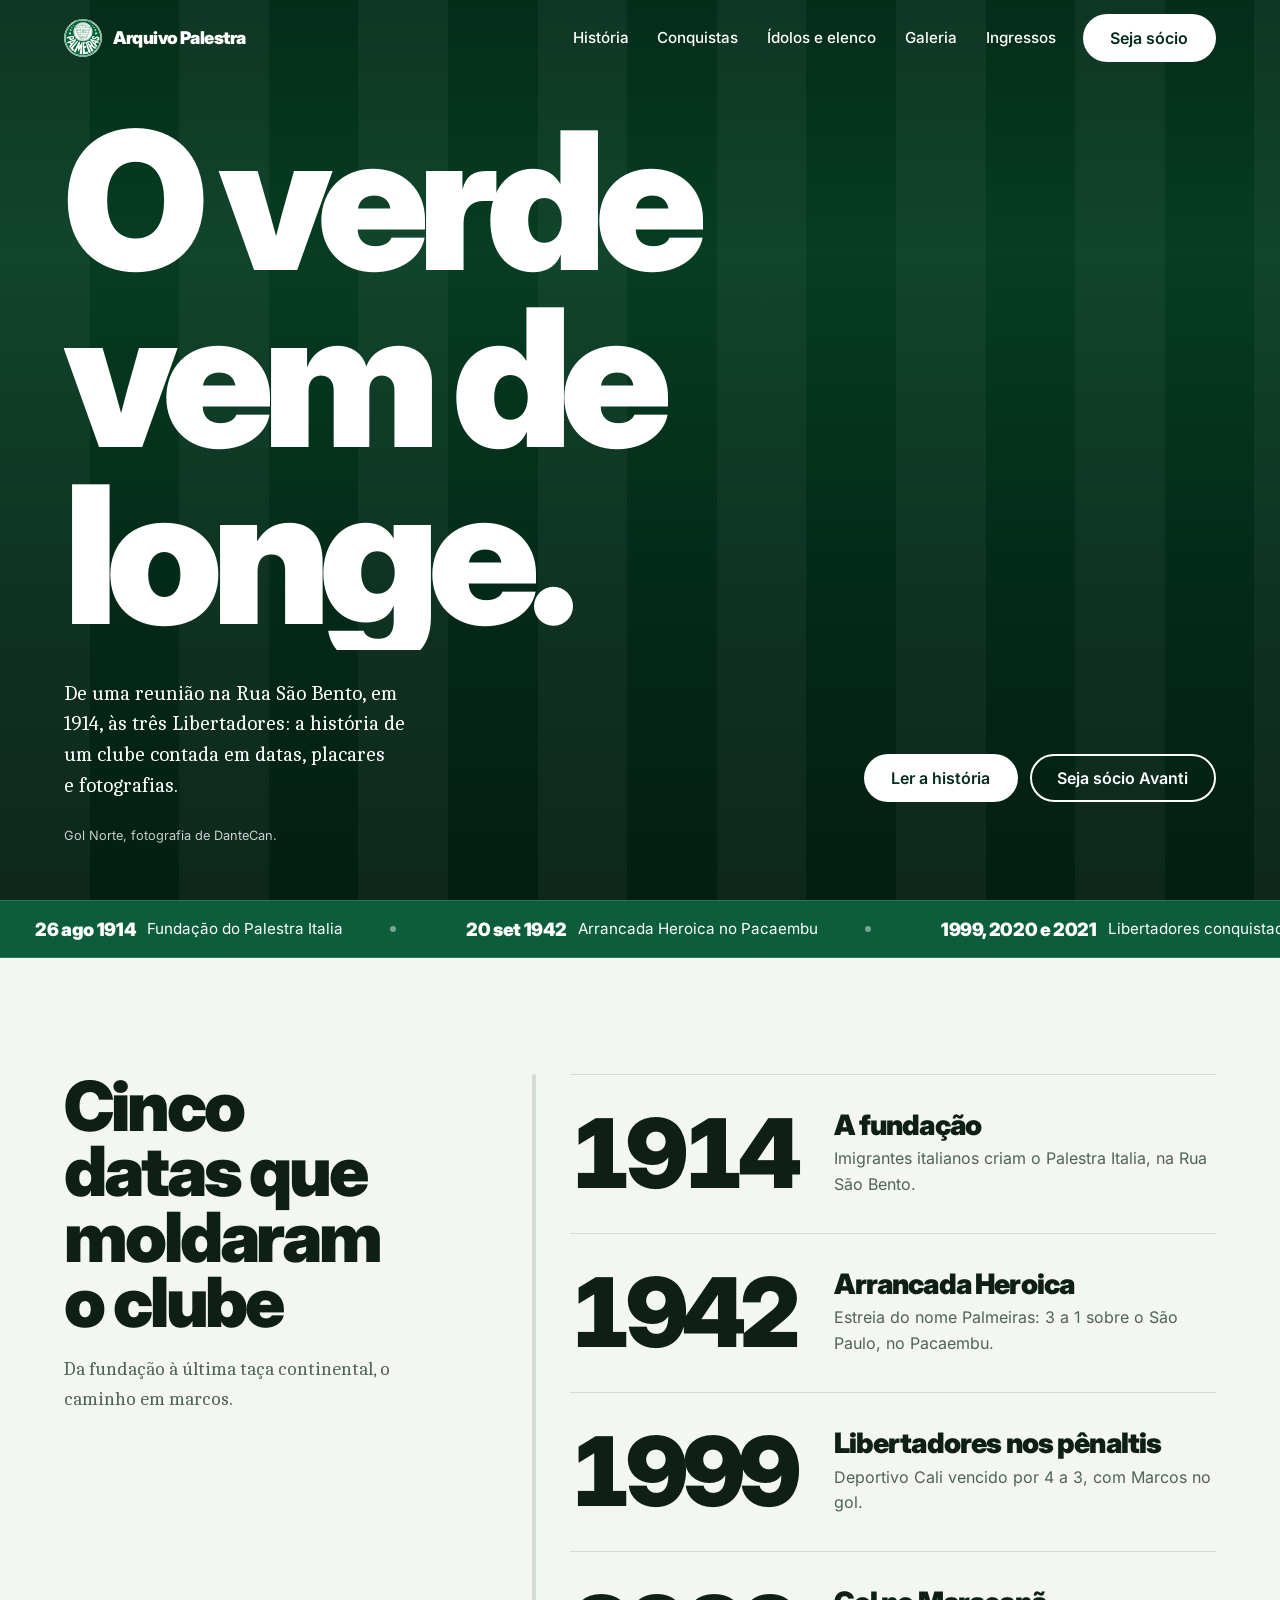
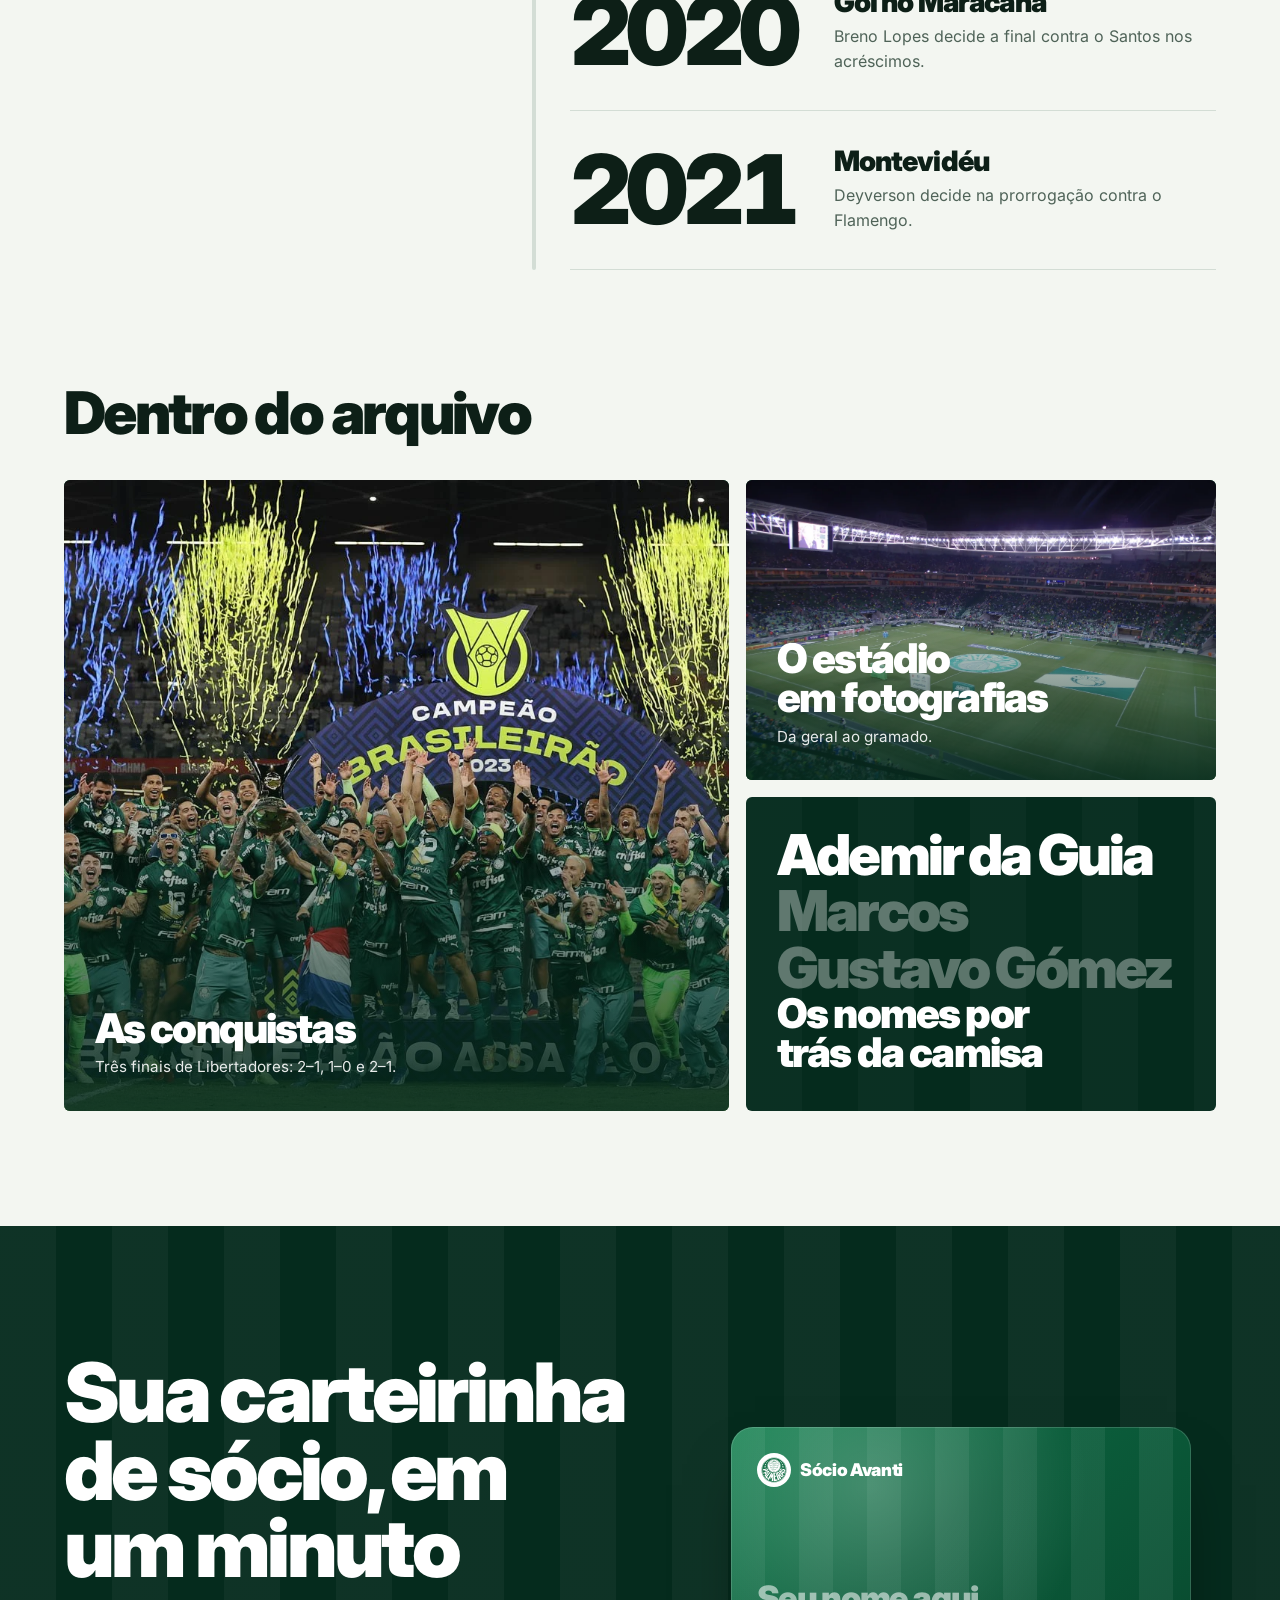
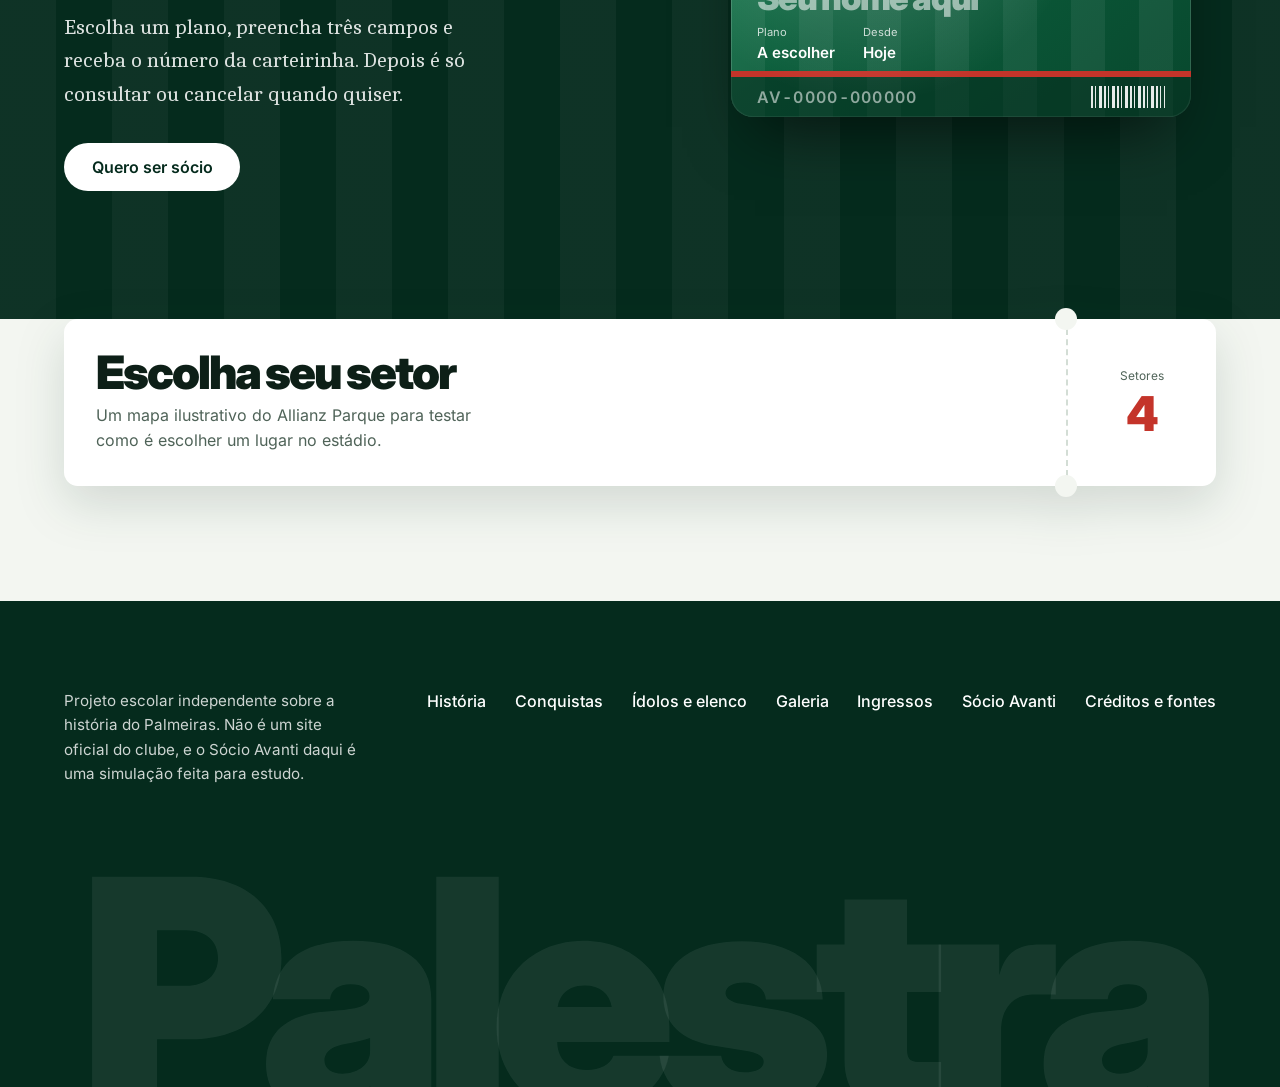
<file: index.html>
<!doctype html>
<html lang="pt-BR">
  <head>
    <meta charset="utf-8" />
    <meta name="viewport" content="width=device-width, initial-scale=1" />
    <title>Arquivo Palestra · A história do Palmeiras</title>
    <meta name="description" content="Do Palestra Italia de 1914 às três Libertadores: a história do Palmeiras contada em datas, placares, ídolos e fotografias. Inclui o cadastro simulado do Sócio Avanti." />
    <meta name="theme-color" content="#052b1d" />
    <meta property="og:type" content="website" />
    <meta property="og:locale" content="pt_BR" />
    <meta property="og:title" content="Arquivo Palestra · A história do Palmeiras" />
    <meta property="og:description" content="Do Palestra Italia de 1914 às três Libertadores: a história do Palmeiras contada em datas, placares, ídolos e fotografias. Inclui o cadastro simulado do Sócio Avanti." />
    <link rel="icon" href="docs/img/escudo.svg" />
    <link rel="preload" href="fonts/inter-display-black.woff" as="font" type="font/woff" crossorigin />
    <link rel="stylesheet" href="css/estilo.css" />
  </head>
  <body>
    <a class="pular" href="#conteudo">Pular para o conteúdo</a>
    <header class="topo topo--foto">
      <a class="marca" href="index.html"><img src="docs/img/escudo.svg" width="38" height="38" alt="" />Arquivo Palestra</a>
      <button class="topo__botao" id="abrir-menu" type="button" aria-controls="menu" aria-expanded="false"><span class="rotulo-fechado">Menu</span><span class="rotulo-aberto">Fechar</span></button>
      <nav class="menu" id="menu" aria-label="Principal">
        <a href="pages/historia.html">História</a>
        <a href="pages/conquistas.html">Conquistas</a>
        <a href="pages/idolos.html">Ídolos e elenco</a>
        <a href="pages/galeria.html">Galeria</a>
        <a href="pages/ingressos.html">Ingressos</a>
        <a class="botao botao--cheio" href="pages/avanti.html">Seja sócio</a>
      </nav>
    </header>
    <main id="conteudo">
      <section class="hero escuro">
        <img class="hero__foto" src="docs/img/torcida.webp" width="1296" height="972" alt="O Gol Norte lotado na final da Copa do Brasil." fetchpriority="high" />
        <div class="hero__veu"></div>
        <div class="hero__texto">
          <h1 class="hero__titulo"><span class="linha"><span>O verde</span></span><span class="linha"><span>vem de</span></span><span class="linha"><span>longe.</span></span></h1>
          <div class="hero__rodape">
            <p class="hero__lede">De uma reunião na Rua São Bento, em 1914, às três Libertadores: a história de um clube contada em datas, placares e fotografias.</p>
            <div class="hero__acoes">
              <a class="botao botao--claro" href="pages/historia.html">Ler a história</a>
              <a class="botao botao--contorno" href="pages/avanti.html">Seja sócio Avanti</a>
            </div>
          </div>
          <p class="hero__legenda" style="margin-top:1.5rem">Gol Norte, fotografia de DanteCan.</p>
        </div>
      </section>
      <div class="faixa faixa--animada" role="region" aria-label="Fatos do clube"><ul class="faixa__trilho"><li><b>26 ago 1914</b> Fundação do Palestra Italia</li><li><b>20 set 1942</b> Arrancada Heroica no Pacaembu</li><li><b>1999, 2020 e 2021</b> Libertadores conquistadas</li><li><b>2014</b> Inauguração do Allianz Parque</li><li aria-hidden="true"><b>26 ago 1914</b> Fundação do Palestra Italia</li><li aria-hidden="true"><b>20 set 1942</b> Arrancada Heroica no Pacaembu</li><li aria-hidden="true"><b>1999, 2020 e 2021</b> Libertadores conquistadas</li><li aria-hidden="true"><b>2014</b> Inauguração do Allianz Parque</li><li aria-hidden="true"><b>26 ago 1914</b> Fundação do Palestra Italia</li><li aria-hidden="true"><b>20 set 1942</b> Arrancada Heroica no Pacaembu</li><li aria-hidden="true"><b>1999, 2020 e 2021</b> Libertadores conquistadas</li><li aria-hidden="true"><b>2014</b> Inauguração do Allianz Parque</li><li><b>26 ago 1914</b> Fundação do Palestra Italia</li><li><b>20 set 1942</b> Arrancada Heroica no Pacaembu</li><li><b>1999, 2020 e 2021</b> Libertadores conquistadas</li><li><b>2014</b> Inauguração do Allianz Parque</li></ul></div>
      <section class="tempo" aria-labelledby="titulo-tempo">
        <div class="tempo__lateral">
          <h2 id="titulo-tempo">Cinco datas que moldaram o clube</h2>
          <p>Da fundação à última taça continental, o caminho em marcos.</p>
        </div>
        <ol class="tempo__lista"><li><a href="pages/historia.html"><span class="tempo__ano">1914</span><span class="tempo__texto"><strong>A fundação</strong><span>Imigrantes italianos criam o Palestra Italia, na Rua São Bento.</span></span></a></li><li><a href="pages/historia.html"><span class="tempo__ano">1942</span><span class="tempo__texto"><strong>Arrancada Heroica</strong><span>Estreia do nome Palmeiras: 3 a 1 sobre o São Paulo, no Pacaembu.</span></span></a></li><li><a href="pages/conquistas.html"><span class="tempo__ano">1999</span><span class="tempo__texto"><strong>Libertadores nos pênaltis</strong><span>Deportivo Cali vencido por 4 a 3, com Marcos no gol.</span></span></a></li><li><a href="pages/conquistas.html"><span class="tempo__ano">2020</span><span class="tempo__texto"><strong>Gol no Maracanã</strong><span>Breno Lopes decide a final contra o Santos nos acréscimos.</span></span></a></li><li><a href="pages/conquistas.html"><span class="tempo__ano">2021</span><span class="tempo__texto"><strong>Montevidéu</strong><span>Deyverson decide na prorrogação contra o Flamengo.</span></span></a></li></ol>
      </section>
      <section class="mosaico" aria-labelledby="titulo-mosaico">
        <h2 class="mosaico__titulo" id="titulo-mosaico">Dentro do arquivo</h2>
        <div class="mosaico__grade">
          <a class="peca peca--grande peca--foto" href="pages/conquistas.html"><img src="docs/img/taca.webp" width="1500" height="844" alt="" loading="lazy" /><h3>As conquistas</h3><p>Três finais de Libertadores: 2–1, 1–0 e 2–1.</p></a>
          <a class="peca peca--media peca--foto" href="pages/galeria.html"><img src="docs/img/arena.webp" width="1280" height="960" alt="" loading="lazy" /><h3>O estádio em fotografias</h3><p>Da geral ao gramado.</p></a>
          <a class="peca peca--media peca--nomes" href="pages/idolos.html"><span class="peca__nomes" aria-hidden="true"><span>Ademir da Guia</span><span>Marcos</span><span>Gustavo Gómez</span></span><div><h3>Os nomes por trás da camisa</h3></div></a>
        </div>
      </section>
      <section class="socio escuro" aria-labelledby="titulo-socio">
        <div class="socio__grade">
          <div class="socio__texto">
            <h2 id="titulo-socio">Sua carteirinha de sócio, em um minuto</h2>
            <p>Escolha um plano, preencha três campos e receba o número da carteirinha. Depois é só consultar ou cancelar quando quiser.</p>
            <a class="botao botao--claro" href="pages/avanti.html">Quero ser sócio</a>
          </div>
          <div class="socio__palco">
            <div class="carteirinha carteirinha--vazia" data-carteirinha>
            <div class="carteirinha__topo"><img src="docs/img/escudo.svg" width="34" height="34" alt="" /><span>Sócio Avanti</span></div>
            <p class="carteirinha__nome">Seu nome aqui</p>
            <dl class="carteirinha__dados"><div><dt>Plano</dt><dd>A escolher</dd></div><div><dt>Desde</dt><dd>Hoje</dd></div></dl>
            <div class="carteirinha__rodape"><p class="carteirinha__numero">AV-0000-000000</p><span class="carteirinha__barras" aria-hidden="true"></span></div>
            <span class="carteirinha__selo">Cancelada</span>
          </div>
          </div>
        </div>
      </section>
      <div class="bilhete-faixa">
        <a class="bilhete" href="pages/ingressos.html">
          <div class="bilhete__corpo"><h3>Escolha seu setor</h3><p>Um mapa ilustrativo do Allianz Parque para testar como é escolher um lugar no estádio.</p></div>
          <div class="bilhete__canhoto"><small>Setores</small><span class="bilhete__numero">4</span></div>
        </a>
      </div>
    </main>
    <footer class="rodape escuro">
      <div class="rodape__topo">
        <p class="rodape__texto">Projeto escolar independente sobre a história do Palmeiras. Não é um site oficial do clube, e o Sócio Avanti daqui é uma simulação feita para estudo.</p>
        <nav class="rodape__nav" aria-label="Rodapé"><a href="pages/historia.html">História</a><a href="pages/conquistas.html">Conquistas</a><a href="pages/idolos.html">Ídolos e elenco</a><a href="pages/galeria.html">Galeria</a><a href="pages/ingressos.html">Ingressos</a><a href="pages/avanti.html">Sócio Avanti</a><a href="docs/creditos.html">Créditos e fontes</a></nav>
      </div>
      <p class="rodape__marca" aria-hidden="true">Palestra</p>
    </footer>
    <script src="js/navegacao.js" defer></script>
  </body>
</html>
</file>
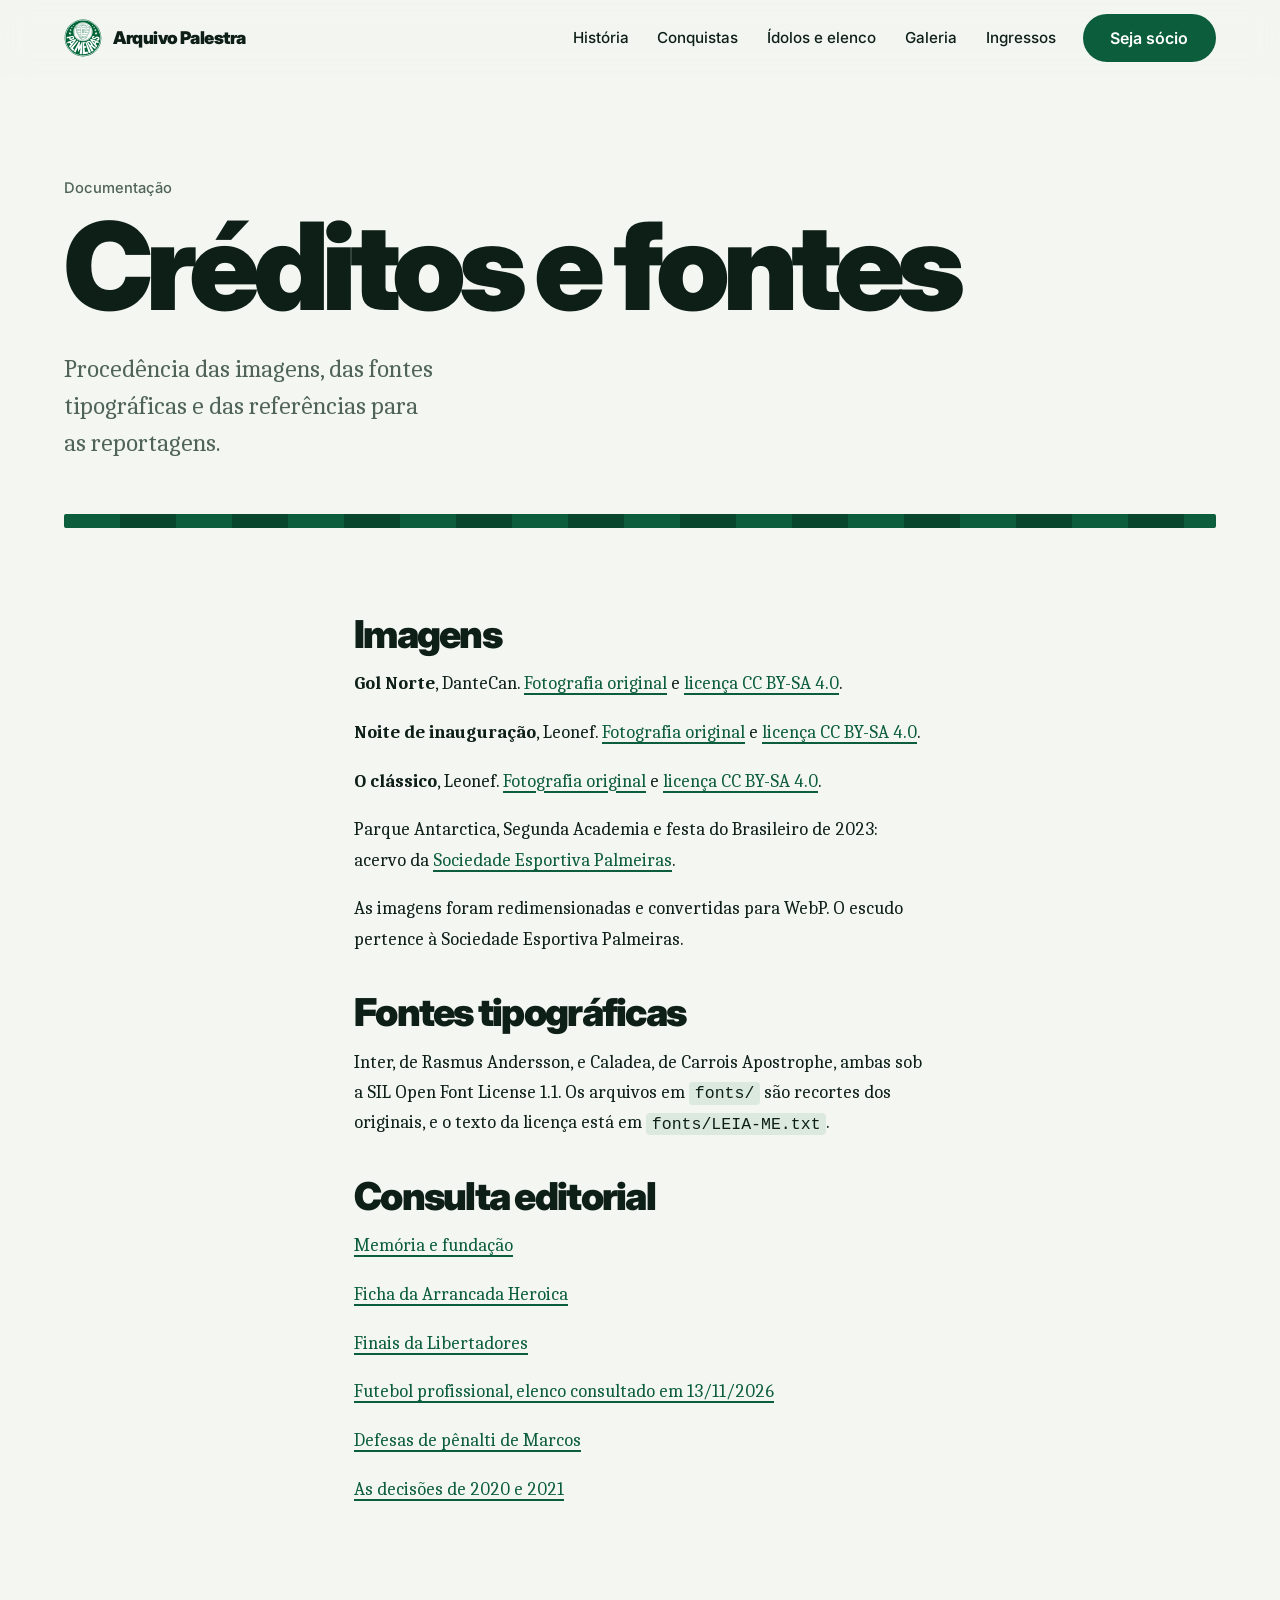
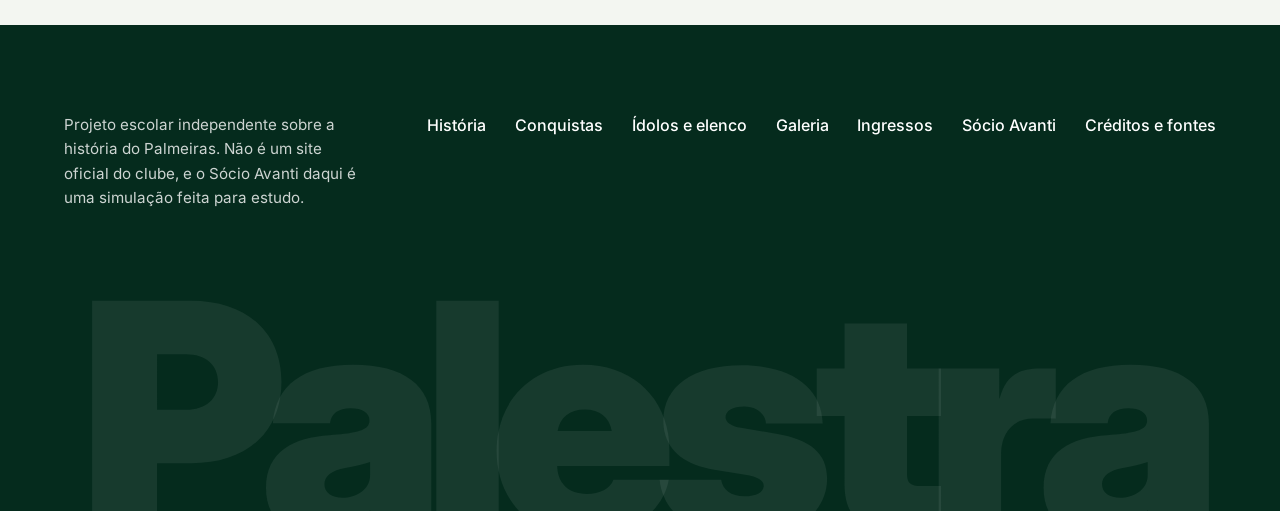
<file: docs/creditos.html>
<!doctype html>
<html lang="pt-BR">
  <head>
    <meta charset="utf-8" />
    <meta name="viewport" content="width=device-width, initial-scale=1" />
    <title>Créditos e fontes · Arquivo Palestra</title>
    <meta name="description" content="Procedência das imagens, fontes tipográficas e referências usadas no Arquivo Palestra." />
    <meta name="theme-color" content="#052b1d" />
    <meta property="og:type" content="website" />
    <meta property="og:locale" content="pt_BR" />
    <meta property="og:title" content="Créditos e fontes · Arquivo Palestra" />
    <meta property="og:description" content="Procedência das imagens, fontes tipográficas e referências usadas no Arquivo Palestra." />
    <link rel="icon" href="../docs/img/escudo.svg" />
    <link rel="preload" href="../fonts/inter-display-black.woff" as="font" type="font/woff" crossorigin />
    <link rel="stylesheet" href="../css/estilo.css" />
  </head>
  <body>
    <a class="pular" href="#conteudo">Pular para o conteúdo</a>
    <header class="topo">
      <a class="marca" href="../index.html"><img src="../docs/img/escudo.svg" width="38" height="38" alt="" />Arquivo Palestra</a>
      <button class="topo__botao" id="abrir-menu" type="button" aria-controls="menu" aria-expanded="false"><span class="rotulo-fechado">Menu</span><span class="rotulo-aberto">Fechar</span></button>
      <nav class="menu" id="menu" aria-label="Principal">
        <a href="../pages/historia.html">História</a>
        <a href="../pages/conquistas.html">Conquistas</a>
        <a href="../pages/idolos.html">Ídolos e elenco</a>
        <a href="../pages/galeria.html">Galeria</a>
        <a href="../pages/ingressos.html">Ingressos</a>
        <a class="botao botao--cheio" href="../pages/avanti.html">Seja sócio</a>
      </nav>
    </header>
    <main id="conteudo">
      <header class="cabeca">
        <p class="meta">Documentação</p>
        <h1>Créditos e fontes</h1>
        <p class="cabeca__lede">Procedência das imagens, das fontes tipográficas e das referências para as reportagens.</p>
        <span class="gramado" aria-hidden="true"></span>
      </header>
      <div class="texto-simples">
        <h2>Imagens</h2>
        <p><strong>Gol Norte</strong>, DanteCan. <a href="https://commons.wikimedia.org/wiki/File:Allianz_Parque_-_Final_Copa_do_Brasil_-_Torcida_Gol_Norte.jpg">Fotografia original</a> e <a href="https://creativecommons.org/licenses/by-sa/4.0/">licença CC BY-SA 4.0</a>.</p>
        <p><strong>Noite de inauguração</strong>, Leonef. <a href="https://commons.wikimedia.org/wiki/File:Allianz_Parque_Inaugura%C3%A7%C3%A3o.JPG">Fotografia original</a> e <a href="https://creativecommons.org/licenses/by-sa/4.0/">licença CC BY-SA 4.0</a>.</p>
        <p><strong>O clássico</strong>, Leonef. <a href="https://commons.wikimedia.org/wiki/File:Palmeiras_x_S%C3%A3o_Paulo_-_Allianz_Parque.jpg">Fotografia original</a> e <a href="https://creativecommons.org/licenses/by-sa/4.0/">licença CC BY-SA 4.0</a>.</p>
        <p>Parque Antarctica, Segunda Academia e festa do Brasileiro de 2023: acervo da <a href="https://www.palmeiras.com.br/historia/">Sociedade Esportiva Palmeiras</a>.</p>
        <p>As imagens foram redimensionadas e convertidas para WebP. O escudo pertence à Sociedade Esportiva Palmeiras.</p>
        <h2>Fontes tipográficas</h2>
        <p>Inter, de Rasmus Andersson, e Caladea, de Carrois Apostrophe, ambas sob a SIL Open Font License 1.1. Os arquivos em <code>fonts/</code> são recortes dos originais, e o texto da licença está em <code>fonts/LEIA-ME.txt</code>.</p>
        <h2>Consulta editorial</h2>
        <p><a href="https://www.palmeiras.com.br/historia/">Memória e fundação</a></p>
        <p><a href="https://www.palmeiras.com.br/a-arrancada-heroica/jogos-marcantes-a-arrancada-heroica/">Ficha da Arrancada Heroica</a></p>
        <p><a href="https://www.palmeiras.com.br/principais_titulos/copa-libertadores-da-america/">Finais da Libertadores</a></p>
        <p><a href="https://www.palmeiras.com.br/elenco/">Futebol profissional, elenco consultado em 13/11/2026</a></p>
        <p><a href="https://www.palmeiras.com.br/upload/penaltis_defendidos_saomarcos.pdf">Defesas de pênalti de Marcos</a></p>
        <p><a href="https://palmeiras.com.br/jogos_libertadores/bitri-campeao-e-brasileiro-mais-imponente-das-americas/">As decisões de 2020 e 2021</a></p>
      </div>
    </main>
    <footer class="rodape escuro">
      <div class="rodape__topo">
        <p class="rodape__texto">Projeto escolar independente sobre a história do Palmeiras. Não é um site oficial do clube, e o Sócio Avanti daqui é uma simulação feita para estudo.</p>
        <nav class="rodape__nav" aria-label="Rodapé"><a href="../pages/historia.html">História</a><a href="../pages/conquistas.html">Conquistas</a><a href="../pages/idolos.html">Ídolos e elenco</a><a href="../pages/galeria.html">Galeria</a><a href="../pages/ingressos.html">Ingressos</a><a href="../pages/avanti.html">Sócio Avanti</a><a href="../docs/creditos.html">Créditos e fontes</a></nav>
      </div>
      <p class="rodape__marca" aria-hidden="true">Palestra</p>
    </footer>
    <script src="../js/navegacao.js" defer></script>
  </body>
</html>
</file>
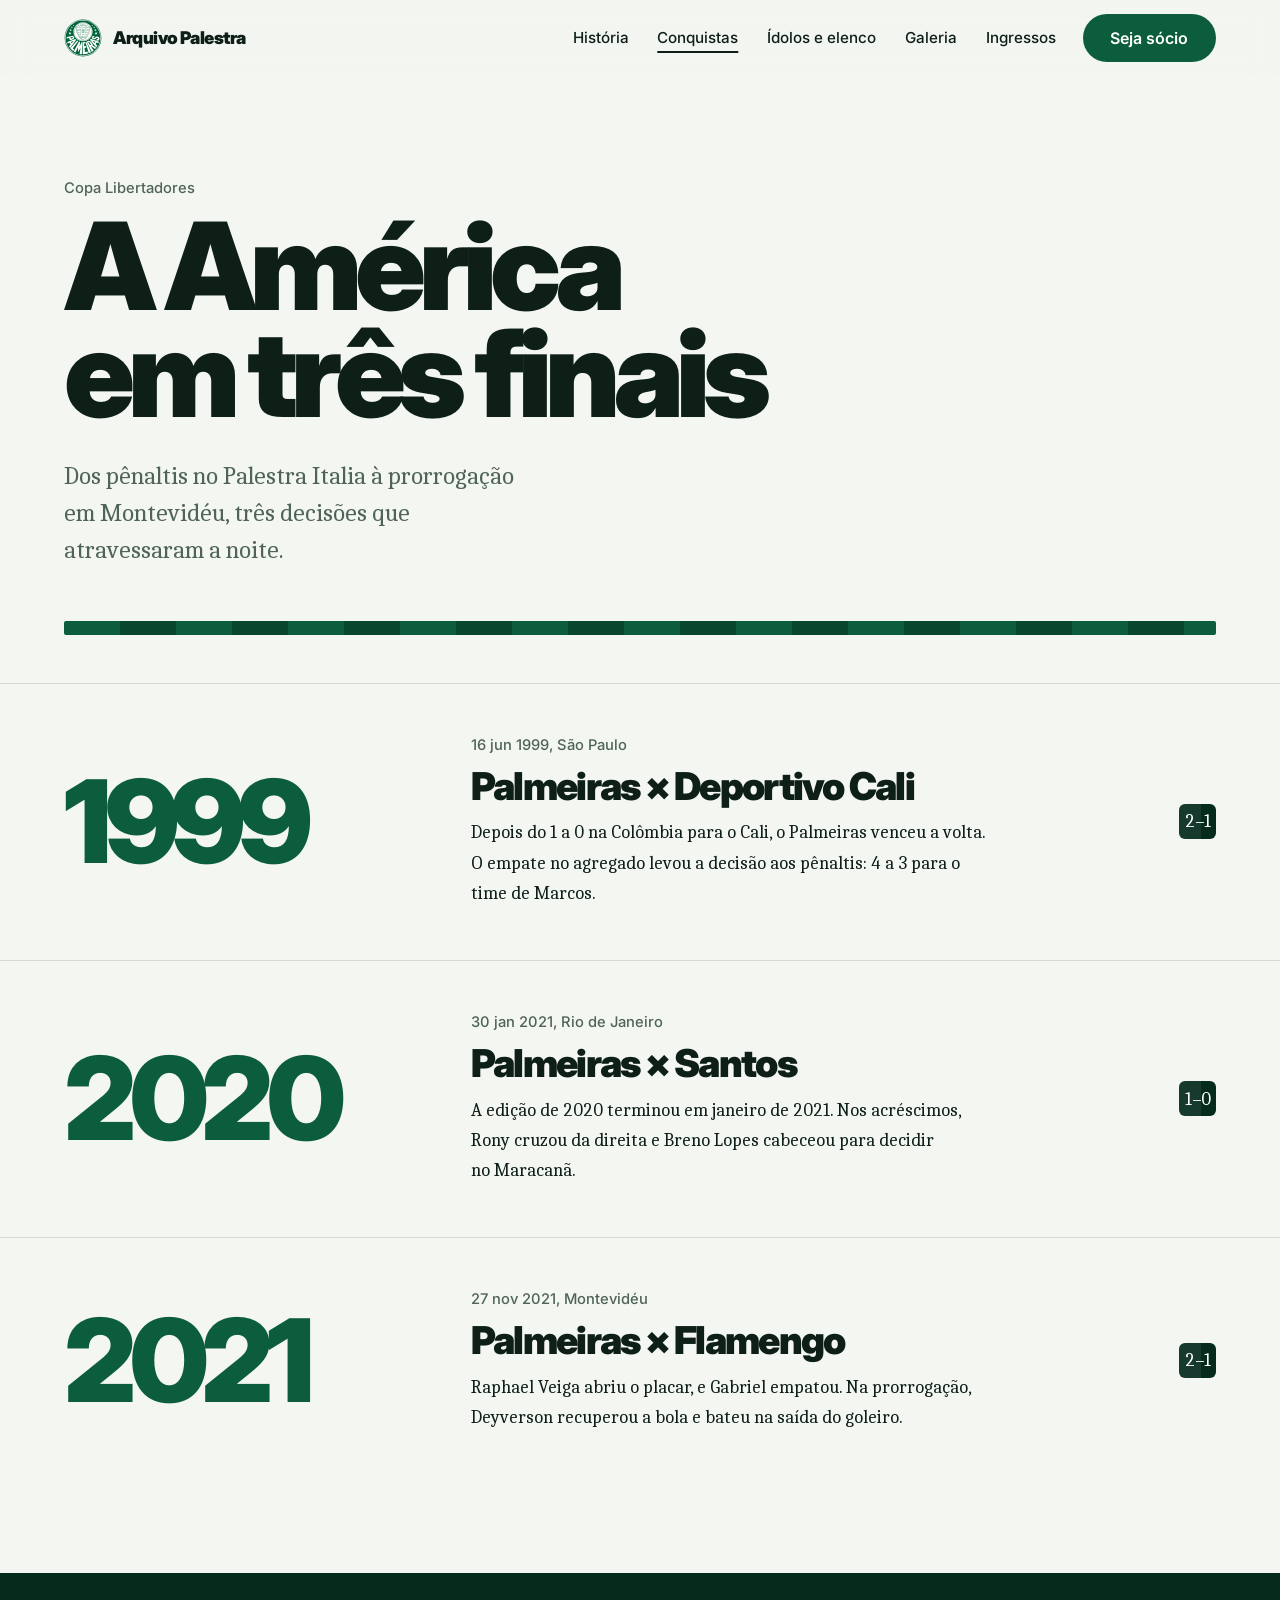
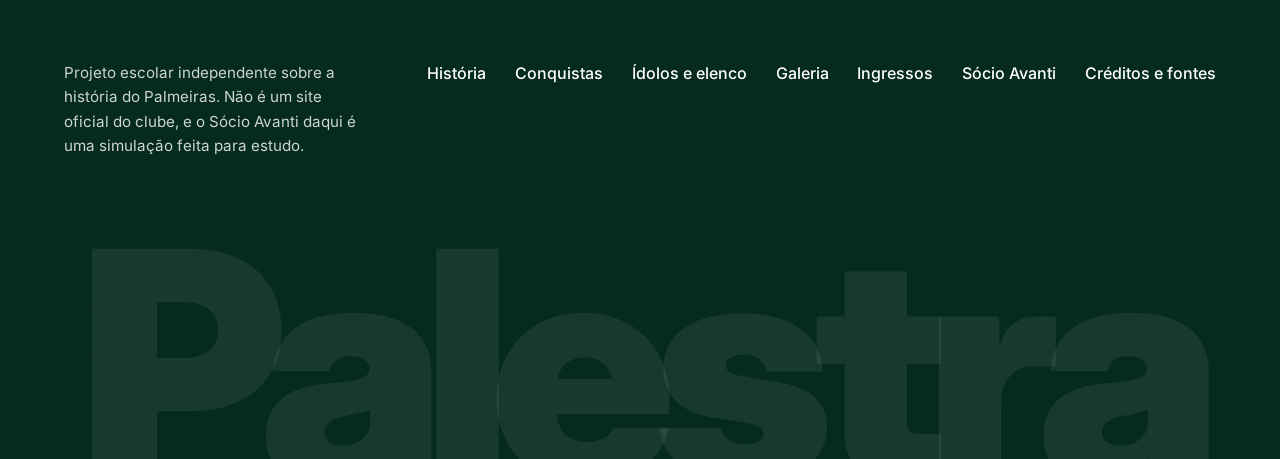
<file: pages/conquistas.html>
<!doctype html>
<html lang="pt-BR">
  <head>
    <meta charset="utf-8" />
    <meta name="viewport" content="width=device-width, initial-scale=1" />
    <title>Conquistas · Arquivo Palestra</title>
    <meta name="description" content="As três finais de Libertadores do Palmeiras: 1999, 2020 e 2021, com data, local e placar." />
    <meta name="theme-color" content="#052b1d" />
    <meta property="og:type" content="website" />
    <meta property="og:locale" content="pt_BR" />
    <meta property="og:title" content="Conquistas · Arquivo Palestra" />
    <meta property="og:description" content="As três finais de Libertadores do Palmeiras: 1999, 2020 e 2021, com data, local e placar." />
    <link rel="icon" href="../docs/img/escudo.svg" />
    <link rel="preload" href="../fonts/inter-display-black.woff" as="font" type="font/woff" crossorigin />
    <link rel="stylesheet" href="../css/estilo.css" />
  </head>
  <body>
    <a class="pular" href="#conteudo">Pular para o conteúdo</a>
    <header class="topo">
      <a class="marca" href="../index.html"><img src="../docs/img/escudo.svg" width="38" height="38" alt="" />Arquivo Palestra</a>
      <button class="topo__botao" id="abrir-menu" type="button" aria-controls="menu" aria-expanded="false"><span class="rotulo-fechado">Menu</span><span class="rotulo-aberto">Fechar</span></button>
      <nav class="menu" id="menu" aria-label="Principal">
        <a href="../pages/historia.html">História</a>
        <a href="../pages/conquistas.html" aria-current="page">Conquistas</a>
        <a href="../pages/idolos.html">Ídolos e elenco</a>
        <a href="../pages/galeria.html">Galeria</a>
        <a href="../pages/ingressos.html">Ingressos</a>
        <a class="botao botao--cheio" href="../pages/avanti.html">Seja sócio</a>
      </nav>
    </header>
    <main id="conteudo">
      <header class="cabeca">
        <p class="meta">Copa Libertadores</p>
        <h1>A América em três finais</h1>
        <p class="cabeca__lede">Dos pênaltis no Palestra Italia à prorrogação em Montevidéu, três decisões que atravessaram a noite.</p>
        <span class="gramado" aria-hidden="true"></span>
      </header>
      <section class="ficha">
        <div class="ficha__ano">1999</div>
        <div><p class="meta">16 jun 1999, São Paulo</p><h2 style="font-size:clamp(1.6rem,3vw,2.5rem);margin-bottom:.8rem">Palmeiras × Deportivo Cali</h2><p>Depois do 1 a 0 na Colômbia para o Cali, o Palmeiras venceu a volta. O empate no agregado levou a decisão aos pênaltis: 4 a 3 para o time de Marcos.</p></div>
        <p class="ficha__placar" aria-label="Placar 2 a 1">2–1</p>
      </section>
      <section class="ficha">
        <div class="ficha__ano">2020</div>
        <div><p class="meta">30 jan 2021, Rio de Janeiro</p><h2 style="font-size:clamp(1.6rem,3vw,2.5rem);margin-bottom:.8rem">Palmeiras × Santos</h2><p>A edição de 2020 terminou em janeiro de 2021. Nos acréscimos, Rony cruzou da direita e Breno Lopes cabeceou para decidir no Maracanã.</p></div>
        <p class="ficha__placar" aria-label="Placar 1 a 0">1–0</p>
      </section>
      <section class="ficha">
        <div class="ficha__ano">2021</div>
        <div><p class="meta">27 nov 2021, Montevidéu</p><h2 style="font-size:clamp(1.6rem,3vw,2.5rem);margin-bottom:.8rem">Palmeiras × Flamengo</h2><p>Raphael Veiga abriu o placar, e Gabriel empatou. Na prorrogação, Deyverson recuperou a bola e bateu na saída do goleiro.</p></div>
        <p class="ficha__placar" aria-label="Placar 2 a 1">2–1</p>
      </section>
      <div class="fecho-pagina"></div>
    </main>
    <footer class="rodape escuro">
      <div class="rodape__topo">
        <p class="rodape__texto">Projeto escolar independente sobre a história do Palmeiras. Não é um site oficial do clube, e o Sócio Avanti daqui é uma simulação feita para estudo.</p>
        <nav class="rodape__nav" aria-label="Rodapé"><a href="../pages/historia.html">História</a><a href="../pages/conquistas.html">Conquistas</a><a href="../pages/idolos.html">Ídolos e elenco</a><a href="../pages/galeria.html">Galeria</a><a href="../pages/ingressos.html">Ingressos</a><a href="../pages/avanti.html">Sócio Avanti</a><a href="../docs/creditos.html">Créditos e fontes</a></nav>
      </div>
      <p class="rodape__marca" aria-hidden="true">Palestra</p>
    </footer>
    <script src="../js/navegacao.js" defer></script>
  </body>
</html>
</file>
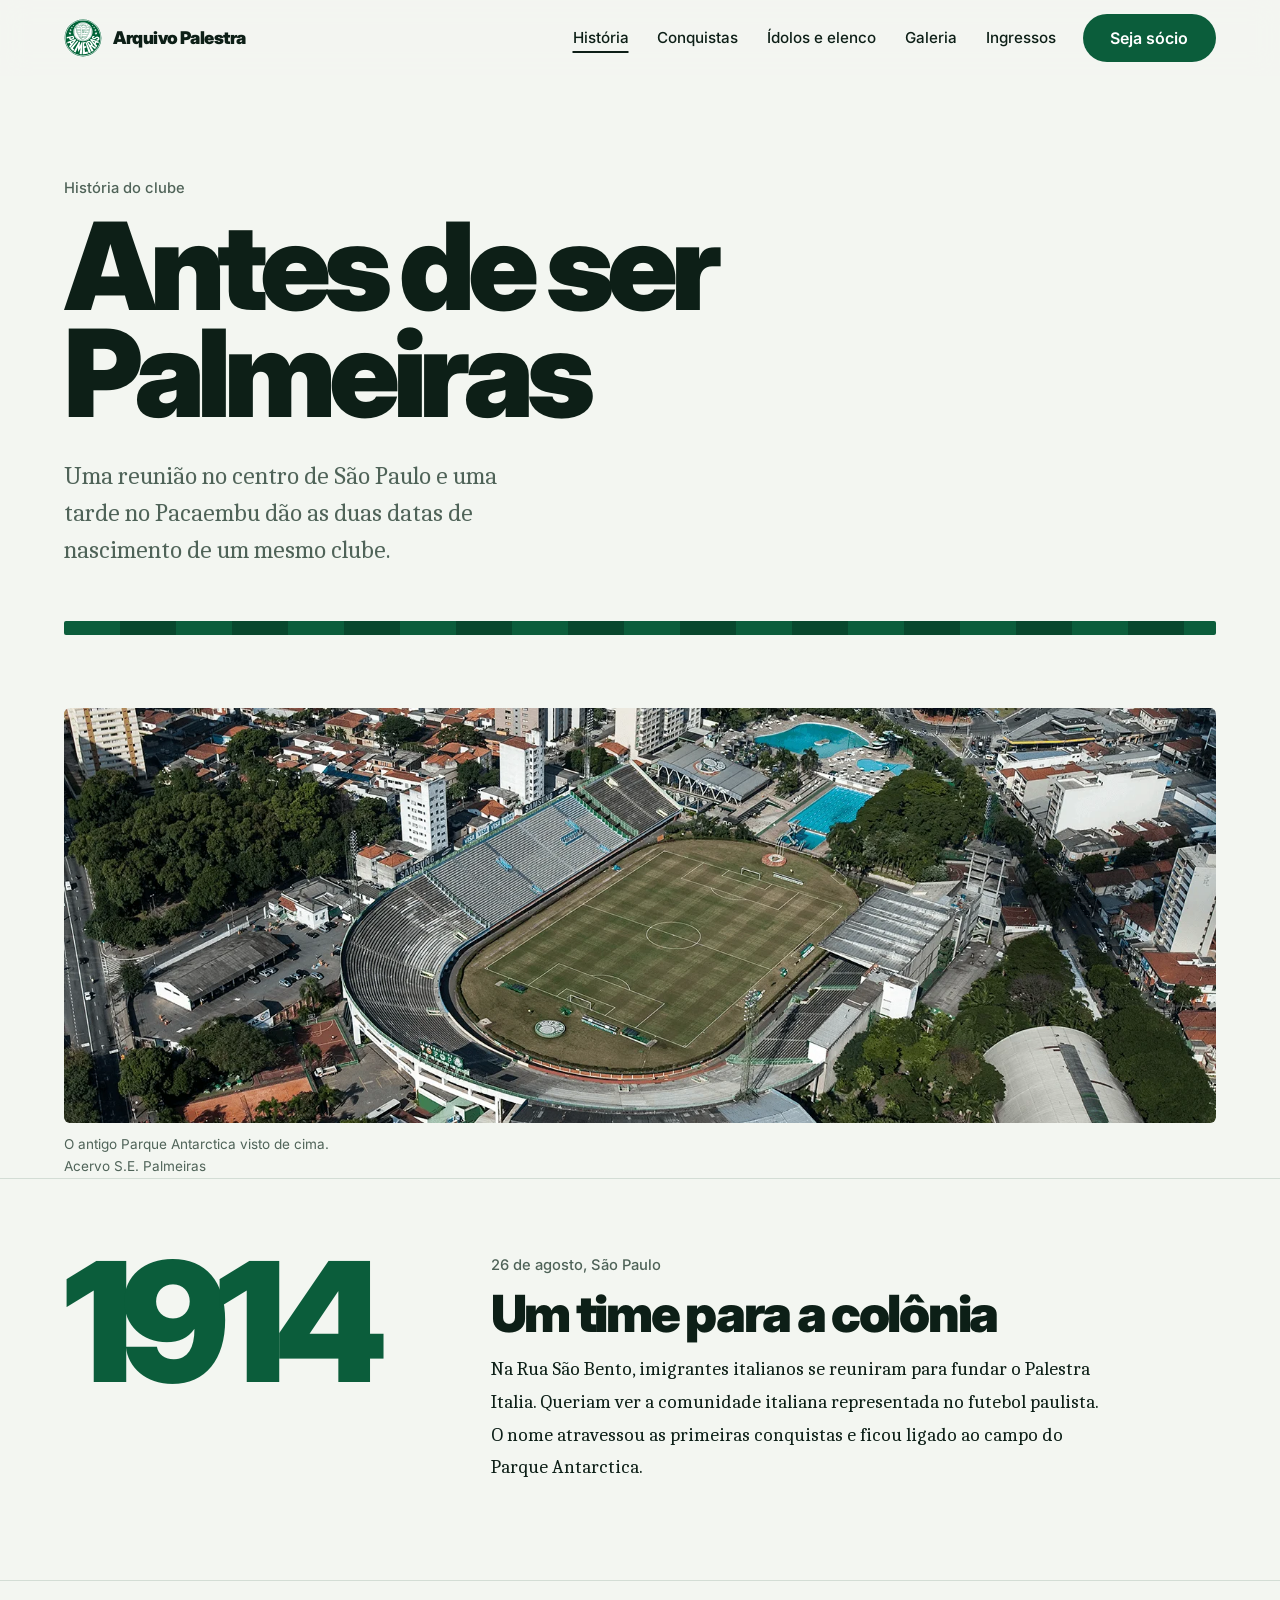
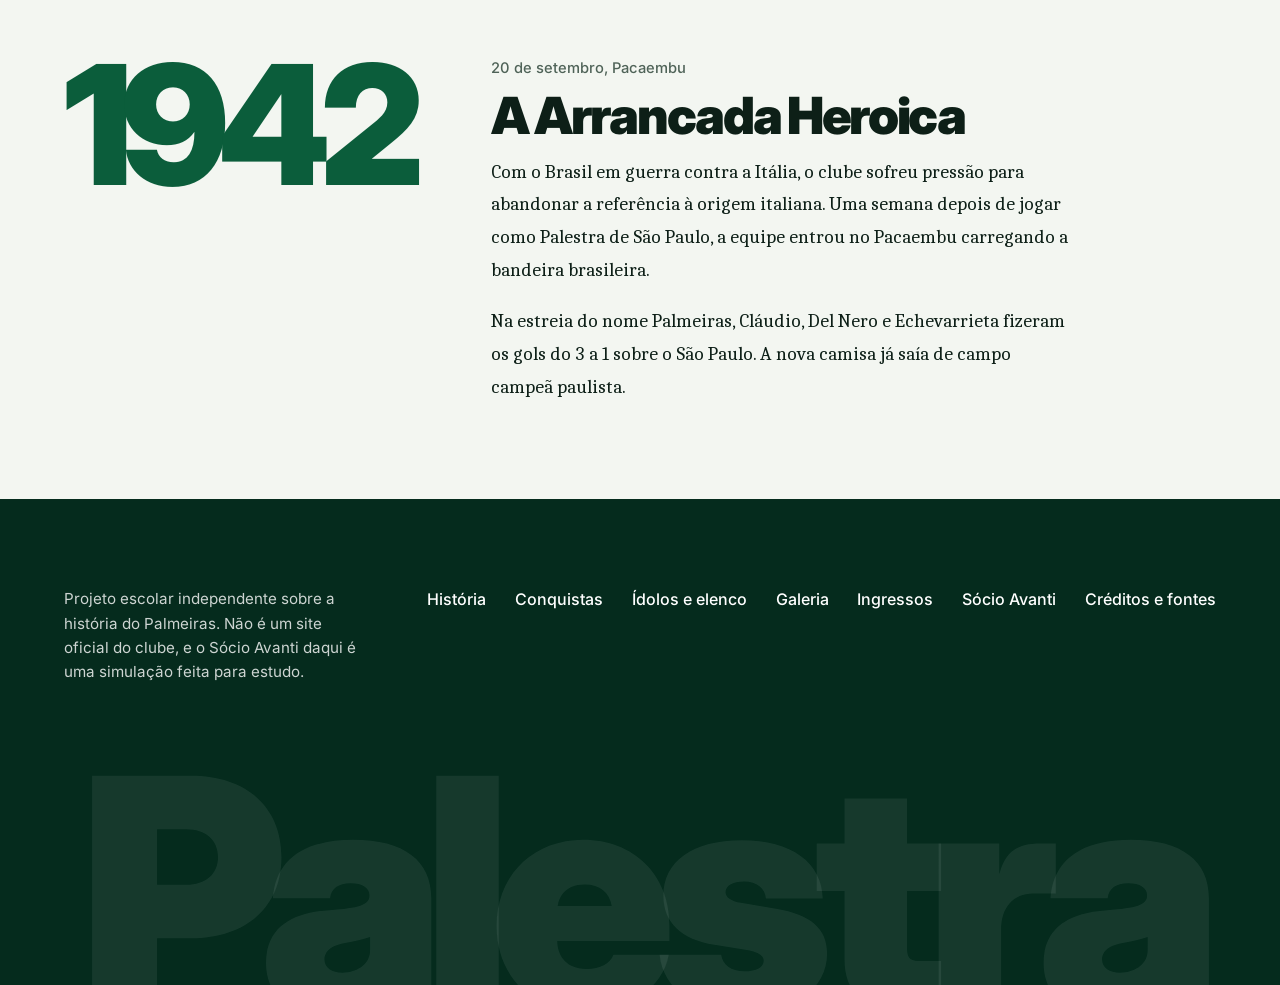
<file: pages/historia.html>
<!doctype html>
<html lang="pt-BR">
  <head>
    <meta charset="utf-8" />
    <meta name="viewport" content="width=device-width, initial-scale=1" />
    <title>História · Arquivo Palestra</title>
    <meta name="description" content="Do Palestra Italia de 1914 à Arrancada Heroica de 1942: a origem do Palmeiras contada em duas datas." />
    <meta name="theme-color" content="#052b1d" />
    <meta property="og:type" content="website" />
    <meta property="og:locale" content="pt_BR" />
    <meta property="og:title" content="História · Arquivo Palestra" />
    <meta property="og:description" content="Do Palestra Italia de 1914 à Arrancada Heroica de 1942: a origem do Palmeiras contada em duas datas." />
    <link rel="icon" href="../docs/img/escudo.svg" />
    <link rel="preload" href="../fonts/inter-display-black.woff" as="font" type="font/woff" crossorigin />
    <link rel="stylesheet" href="../css/estilo.css" />
  </head>
  <body>
    <a class="pular" href="#conteudo">Pular para o conteúdo</a>
    <header class="topo">
      <a class="marca" href="../index.html"><img src="../docs/img/escudo.svg" width="38" height="38" alt="" />Arquivo Palestra</a>
      <button class="topo__botao" id="abrir-menu" type="button" aria-controls="menu" aria-expanded="false"><span class="rotulo-fechado">Menu</span><span class="rotulo-aberto">Fechar</span></button>
      <nav class="menu" id="menu" aria-label="Principal">
        <a href="../pages/historia.html" aria-current="page">História</a>
        <a href="../pages/conquistas.html">Conquistas</a>
        <a href="../pages/idolos.html">Ídolos e elenco</a>
        <a href="../pages/galeria.html">Galeria</a>
        <a href="../pages/ingressos.html">Ingressos</a>
        <a class="botao botao--cheio" href="../pages/avanti.html">Seja sócio</a>
      </nav>
    </header>
    <main id="conteudo">
      <header class="cabeca">
        <p class="meta">História do clube</p>
        <h1>Antes de ser Palmeiras</h1>
        <p class="cabeca__lede">Uma reunião no centro de São Paulo e uma tarde no Pacaembu dão as duas datas de nascimento de um mesmo clube.</p>
        <span class="gramado" aria-hidden="true"></span>
      </header>
      <figure class="destaque">
        <img src="../docs/img/parque.webp" width="1600" height="576" alt="O antigo Parque Antarctica visto de cima." fetchpriority="high" />
        <figcaption>O antigo Parque Antarctica visto de cima. <span>Acervo S.E. Palmeiras</span></figcaption>
      </figure>
      <section class="cronica">
        <div class="cronica__ano">1914</div>
        <div class="cronica__corpo">
          <p class="meta">26 de agosto, São Paulo</p>
          <h2>Um time para a colônia</h2>
          <p>Na Rua São Bento, imigrantes italianos se reuniram para fundar o Palestra Italia. Queriam ver a comunidade italiana representada no futebol paulista. O nome atravessou as primeiras conquistas e ficou ligado ao campo do Parque Antarctica.</p>
        </div>
      </section>
      <section class="cronica">
        <div class="cronica__ano">1942</div>
        <div class="cronica__corpo">
          <p class="meta">20 de setembro, Pacaembu</p>
          <h2>A Arrancada Heroica</h2>
          <p>Com o Brasil em guerra contra a Itália, o clube sofreu pressão para abandonar a referência à origem italiana. Uma semana depois de jogar como Palestra de São Paulo, a equipe entrou no Pacaembu carregando a bandeira brasileira.</p>
          <p>Na estreia do nome Palmeiras, Cláudio, Del Nero e Echevarrieta fizeram os gols do 3 a 1 sobre o São Paulo. A nova camisa já saía de campo campeã paulista.</p>
        </div>
      </section>
    </main>
    <footer class="rodape escuro">
      <div class="rodape__topo">
        <p class="rodape__texto">Projeto escolar independente sobre a história do Palmeiras. Não é um site oficial do clube, e o Sócio Avanti daqui é uma simulação feita para estudo.</p>
        <nav class="rodape__nav" aria-label="Rodapé"><a href="../pages/historia.html">História</a><a href="../pages/conquistas.html">Conquistas</a><a href="../pages/idolos.html">Ídolos e elenco</a><a href="../pages/galeria.html">Galeria</a><a href="../pages/ingressos.html">Ingressos</a><a href="../pages/avanti.html">Sócio Avanti</a><a href="../docs/creditos.html">Créditos e fontes</a></nav>
      </div>
      <p class="rodape__marca" aria-hidden="true">Palestra</p>
    </footer>
    <script src="../js/navegacao.js" defer></script>
  </body>
</html>
</file>
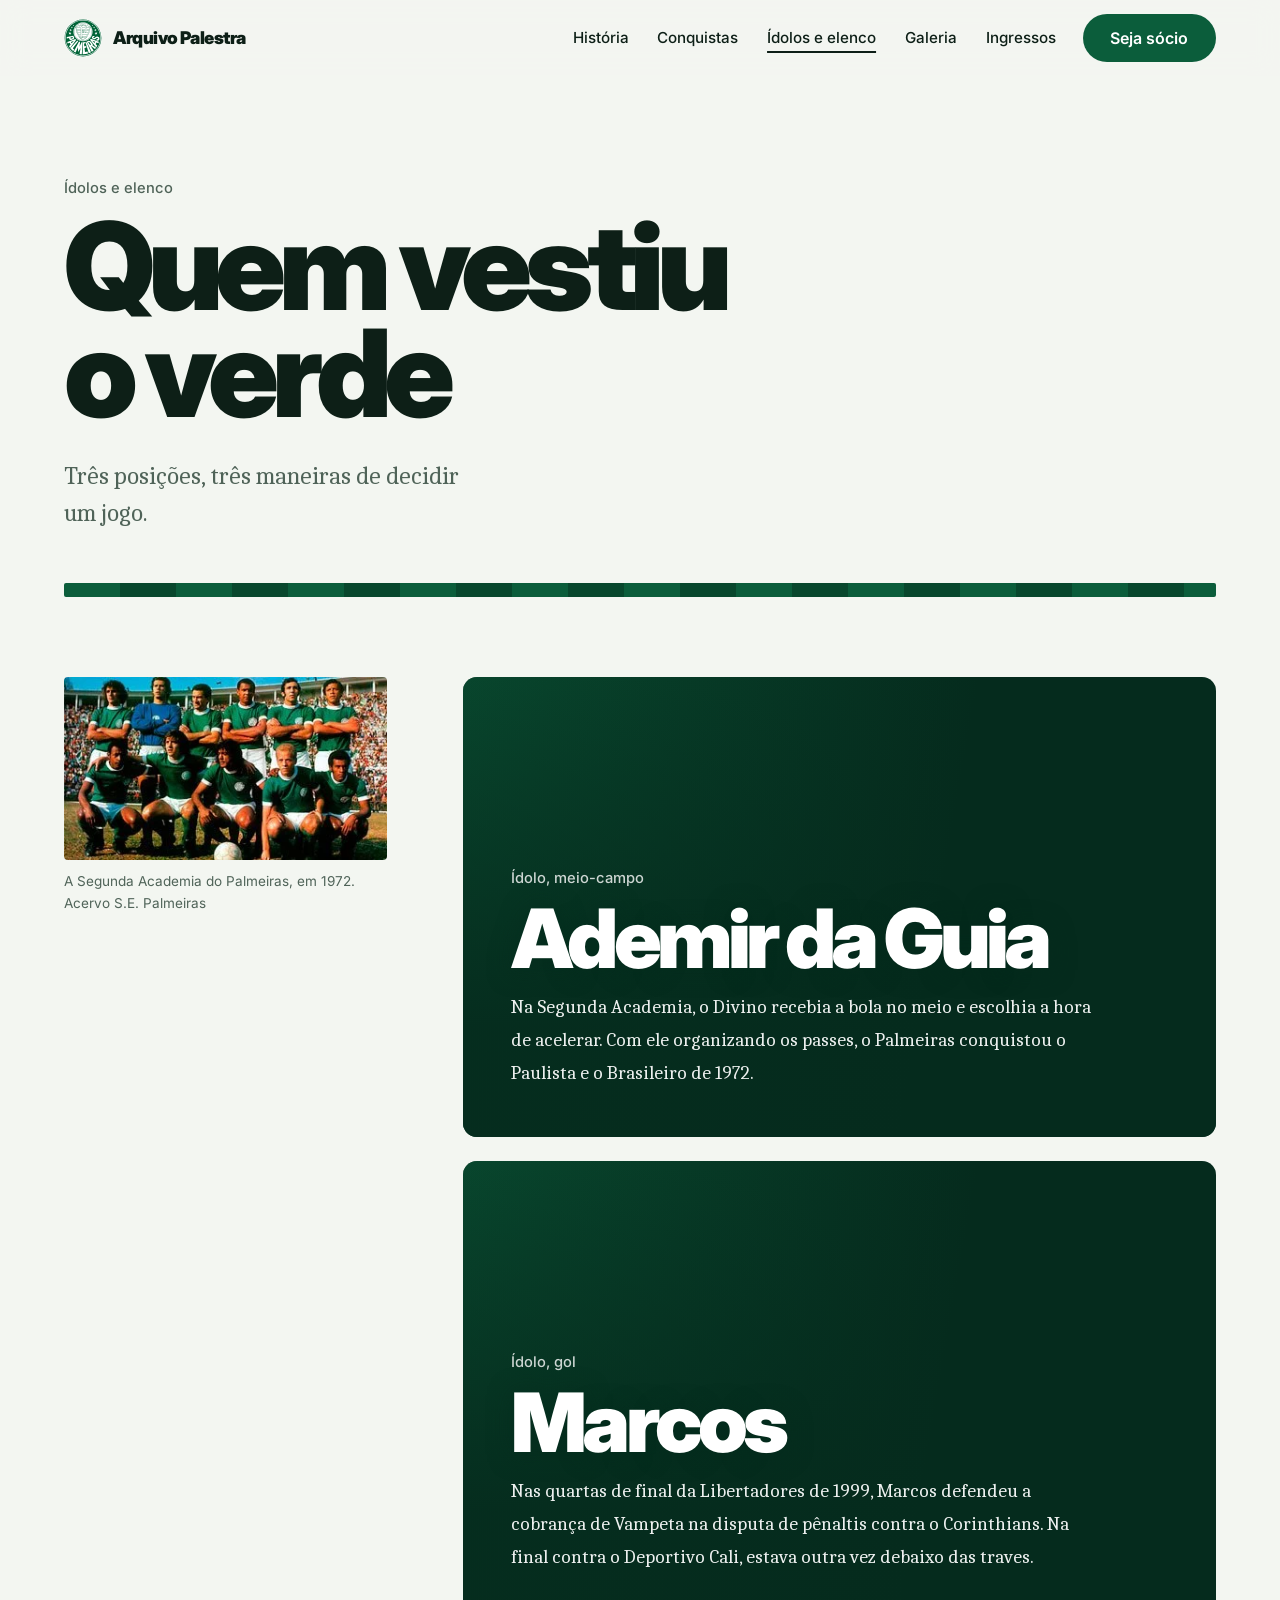
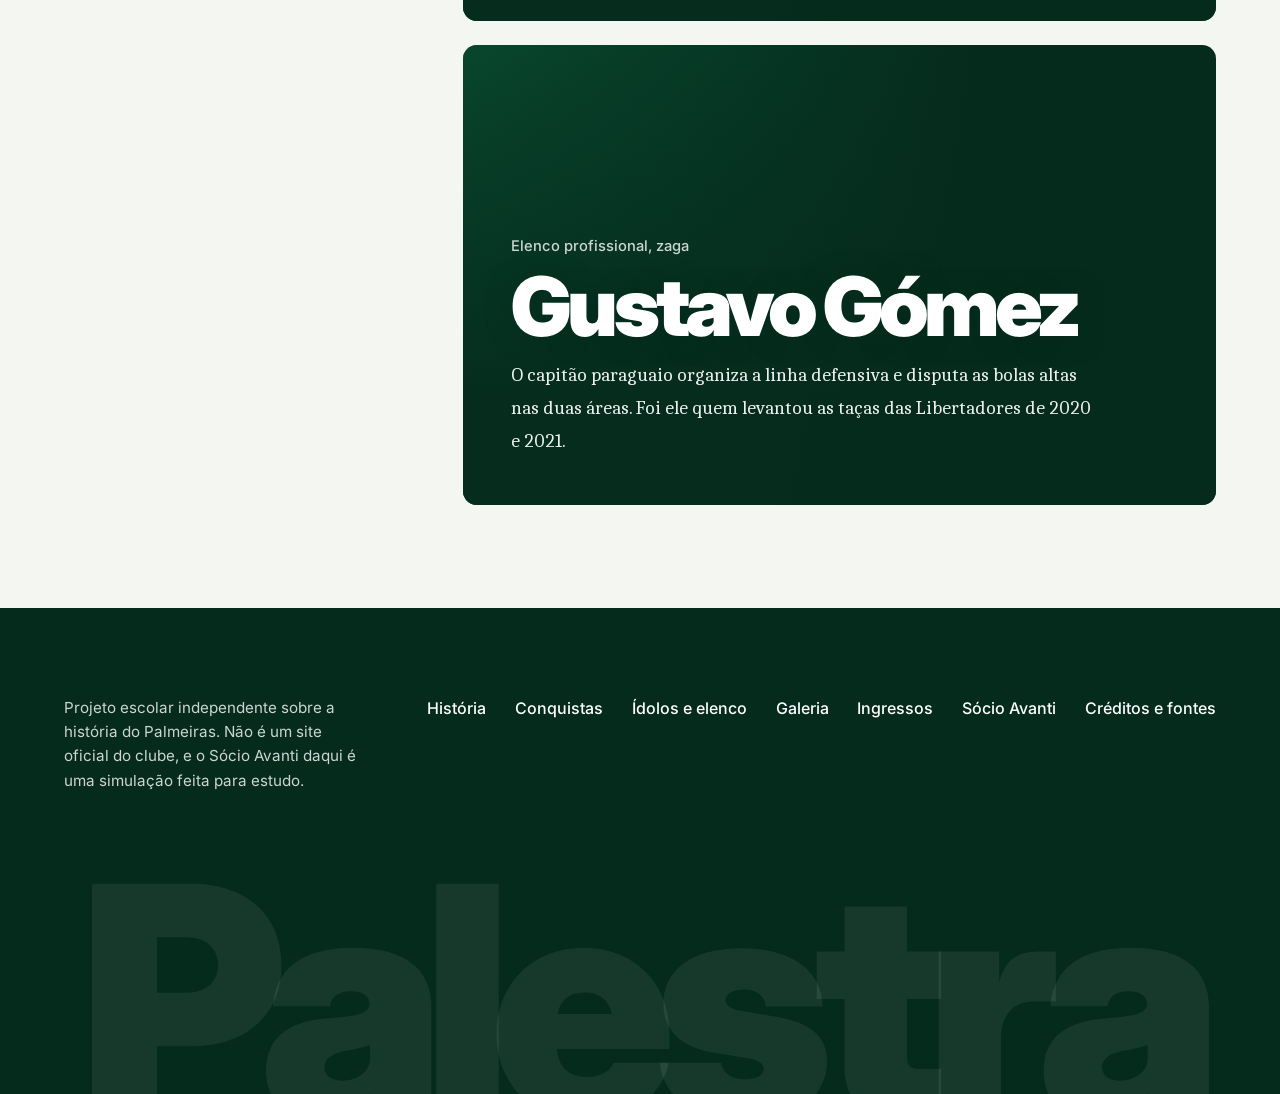
<file: pages/idolos.html>
<!doctype html>
<html lang="pt-BR">
  <head>
    <meta charset="utf-8" />
    <meta name="viewport" content="width=device-width, initial-scale=1" />
    <title>Ídolos e elenco · Arquivo Palestra</title>
    <meta name="description" content="Ademir da Guia, Marcos e Gustavo Gómez: três posições e três maneiras de decidir um jogo no Palmeiras." />
    <meta name="theme-color" content="#052b1d" />
    <meta property="og:type" content="website" />
    <meta property="og:locale" content="pt_BR" />
    <meta property="og:title" content="Ídolos e elenco · Arquivo Palestra" />
    <meta property="og:description" content="Ademir da Guia, Marcos e Gustavo Gómez: três posições e três maneiras de decidir um jogo no Palmeiras." />
    <link rel="icon" href="../docs/img/escudo.svg" />
    <link rel="preload" href="../fonts/inter-display-black.woff" as="font" type="font/woff" crossorigin />
    <link rel="stylesheet" href="../css/estilo.css" />
  </head>
  <body>
    <a class="pular" href="#conteudo">Pular para o conteúdo</a>
    <header class="topo">
      <a class="marca" href="../index.html"><img src="../docs/img/escudo.svg" width="38" height="38" alt="" />Arquivo Palestra</a>
      <button class="topo__botao" id="abrir-menu" type="button" aria-controls="menu" aria-expanded="false"><span class="rotulo-fechado">Menu</span><span class="rotulo-aberto">Fechar</span></button>
      <nav class="menu" id="menu" aria-label="Principal">
        <a href="../pages/historia.html">História</a>
        <a href="../pages/conquistas.html">Conquistas</a>
        <a href="../pages/idolos.html" aria-current="page">Ídolos e elenco</a>
        <a href="../pages/galeria.html">Galeria</a>
        <a href="../pages/ingressos.html">Ingressos</a>
        <a class="botao botao--cheio" href="../pages/avanti.html">Seja sócio</a>
      </nav>
    </header>
    <main id="conteudo">
      <header class="cabeca">
        <p class="meta">Ídolos e elenco</p>
        <h1>Quem vestiu o verde</h1>
        <p class="cabeca__lede">Três posições, três maneiras de decidir um jogo.</p>
        <span class="gramado" aria-hidden="true"></span>
      </header>
      <div class="perfis">
        <aside>
          <figure style="margin:0">
            <img src="../docs/img/memoria.webp" width="345" height="195" alt="A Segunda Academia do Palmeiras, em 1972." fetchpriority="high" />
            <figcaption class="legenda">A Segunda Academia do Palmeiras, em 1972. <span>Acervo S.E. Palmeiras</span></figcaption>
          </figure>
        </aside>
        <div>
          <article>
            <p class="meta">Ídolo, meio-campo</p>
            <h2>Ademir da Guia</h2>
            <p>Na Segunda Academia, o Divino recebia a bola no meio e escolhia a hora de acelerar. Com ele organizando os passes, o Palmeiras conquistou o Paulista e o Brasileiro de 1972.</p>
          </article>
          <article>
            <p class="meta">Ídolo, gol</p>
            <h2>Marcos</h2>
            <p>Nas quartas de final da Libertadores de 1999, Marcos defendeu a cobrança de Vampeta na disputa de pênaltis contra o Corinthians. Na final contra o Deportivo Cali, estava outra vez debaixo das traves.</p>
          </article>
          <article>
            <p class="meta">Elenco profissional, zaga</p>
            <h2>Gustavo Gómez</h2>
            <p>O capitão paraguaio organiza a linha defensiva e disputa as bolas altas nas duas áreas. Foi ele quem levantou as taças das Libertadores de 2020 e 2021.</p>
          </article>
        </div>
      </div>
    </main>
    <footer class="rodape escuro">
      <div class="rodape__topo">
        <p class="rodape__texto">Projeto escolar independente sobre a história do Palmeiras. Não é um site oficial do clube, e o Sócio Avanti daqui é uma simulação feita para estudo.</p>
        <nav class="rodape__nav" aria-label="Rodapé"><a href="../pages/historia.html">História</a><a href="../pages/conquistas.html">Conquistas</a><a href="../pages/idolos.html">Ídolos e elenco</a><a href="../pages/galeria.html">Galeria</a><a href="../pages/ingressos.html">Ingressos</a><a href="../pages/avanti.html">Sócio Avanti</a><a href="../docs/creditos.html">Créditos e fontes</a></nav>
      </div>
      <p class="rodape__marca" aria-hidden="true">Palestra</p>
    </footer>
    <script src="../js/navegacao.js" defer></script>
  </body>
</html>
</file>
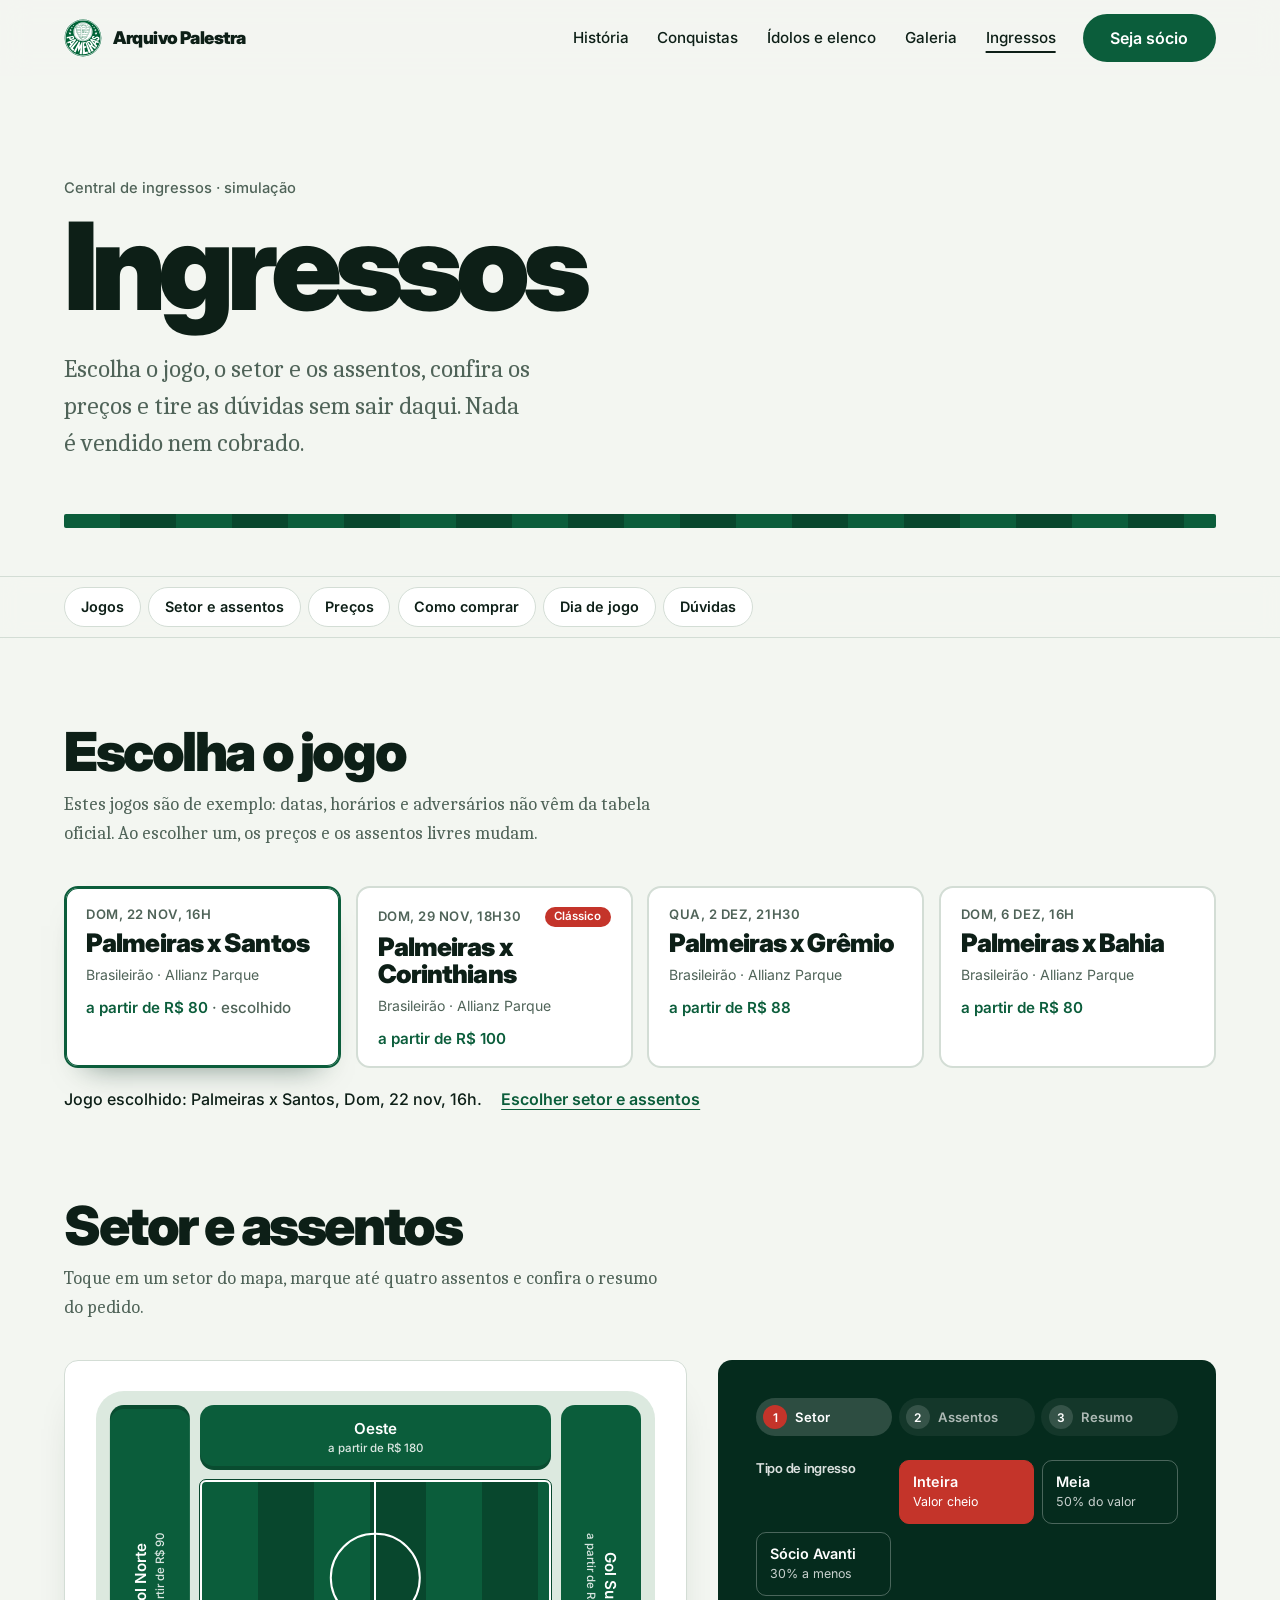
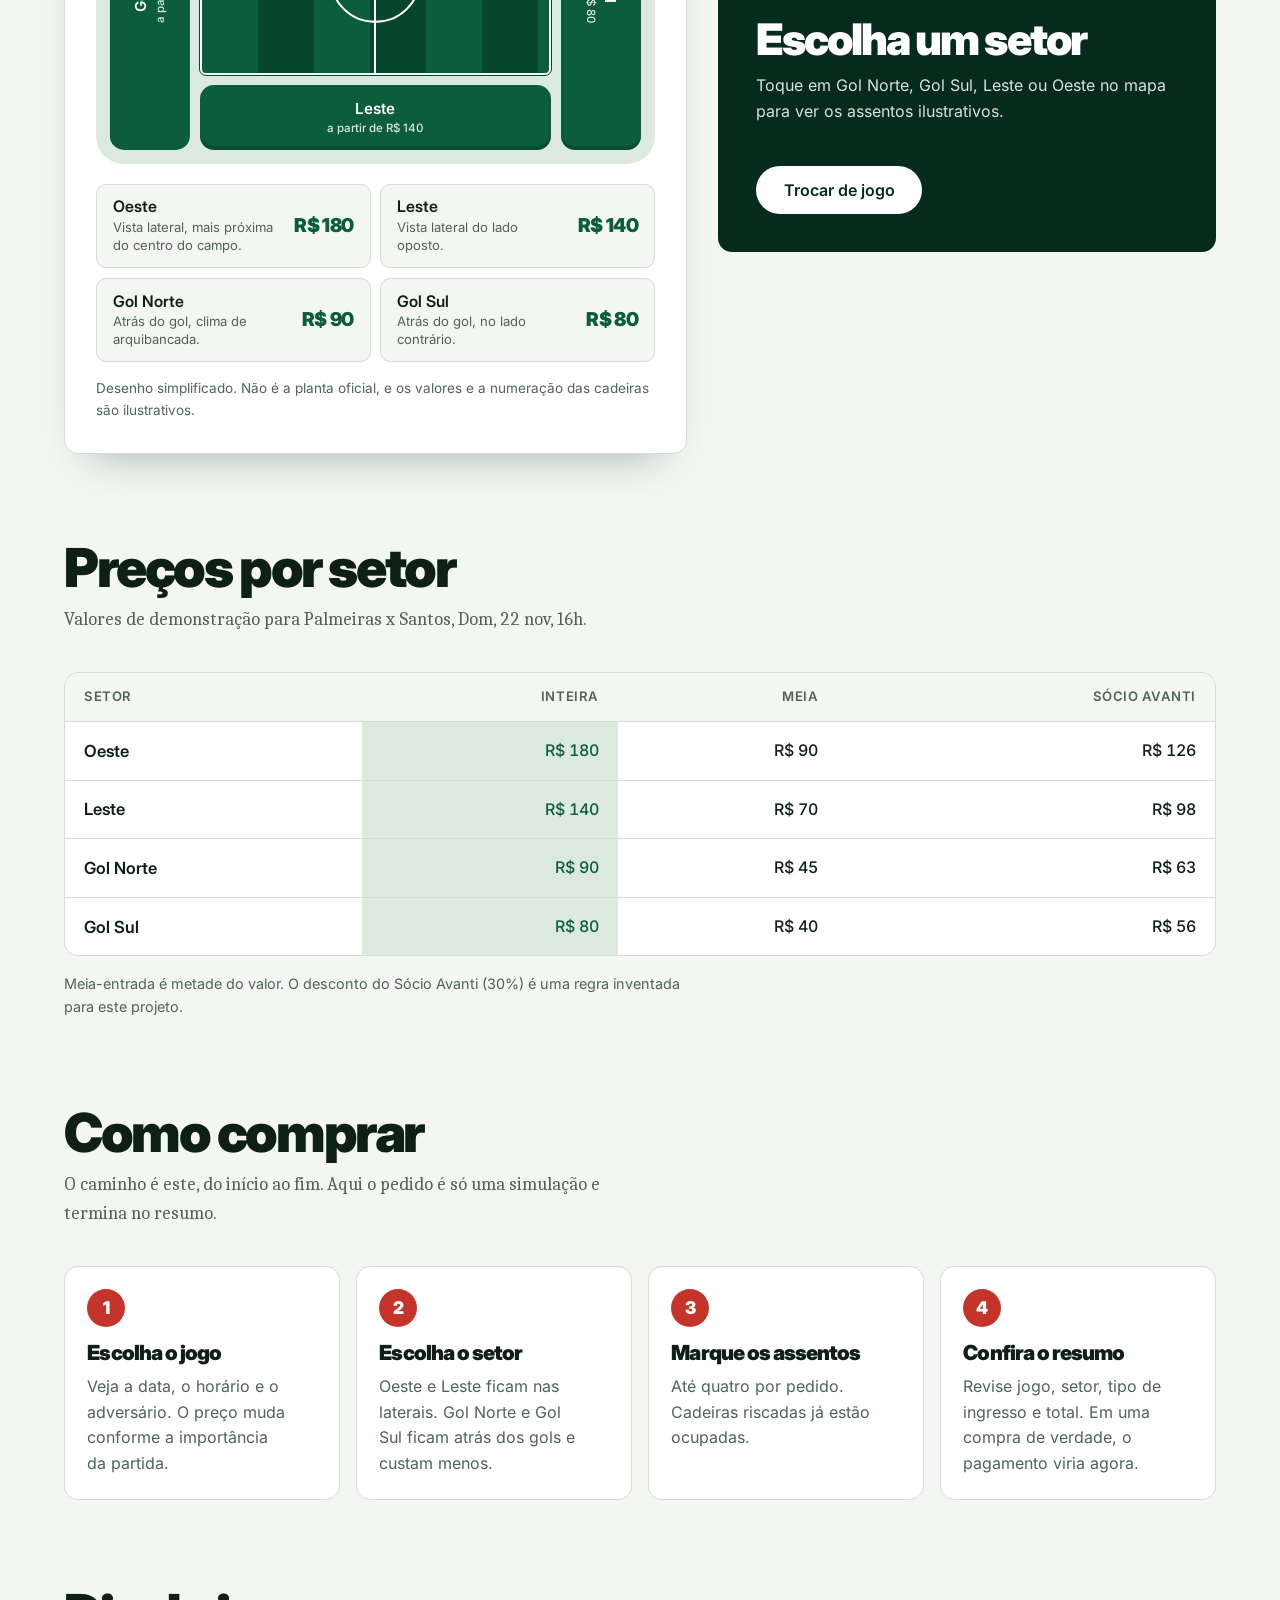
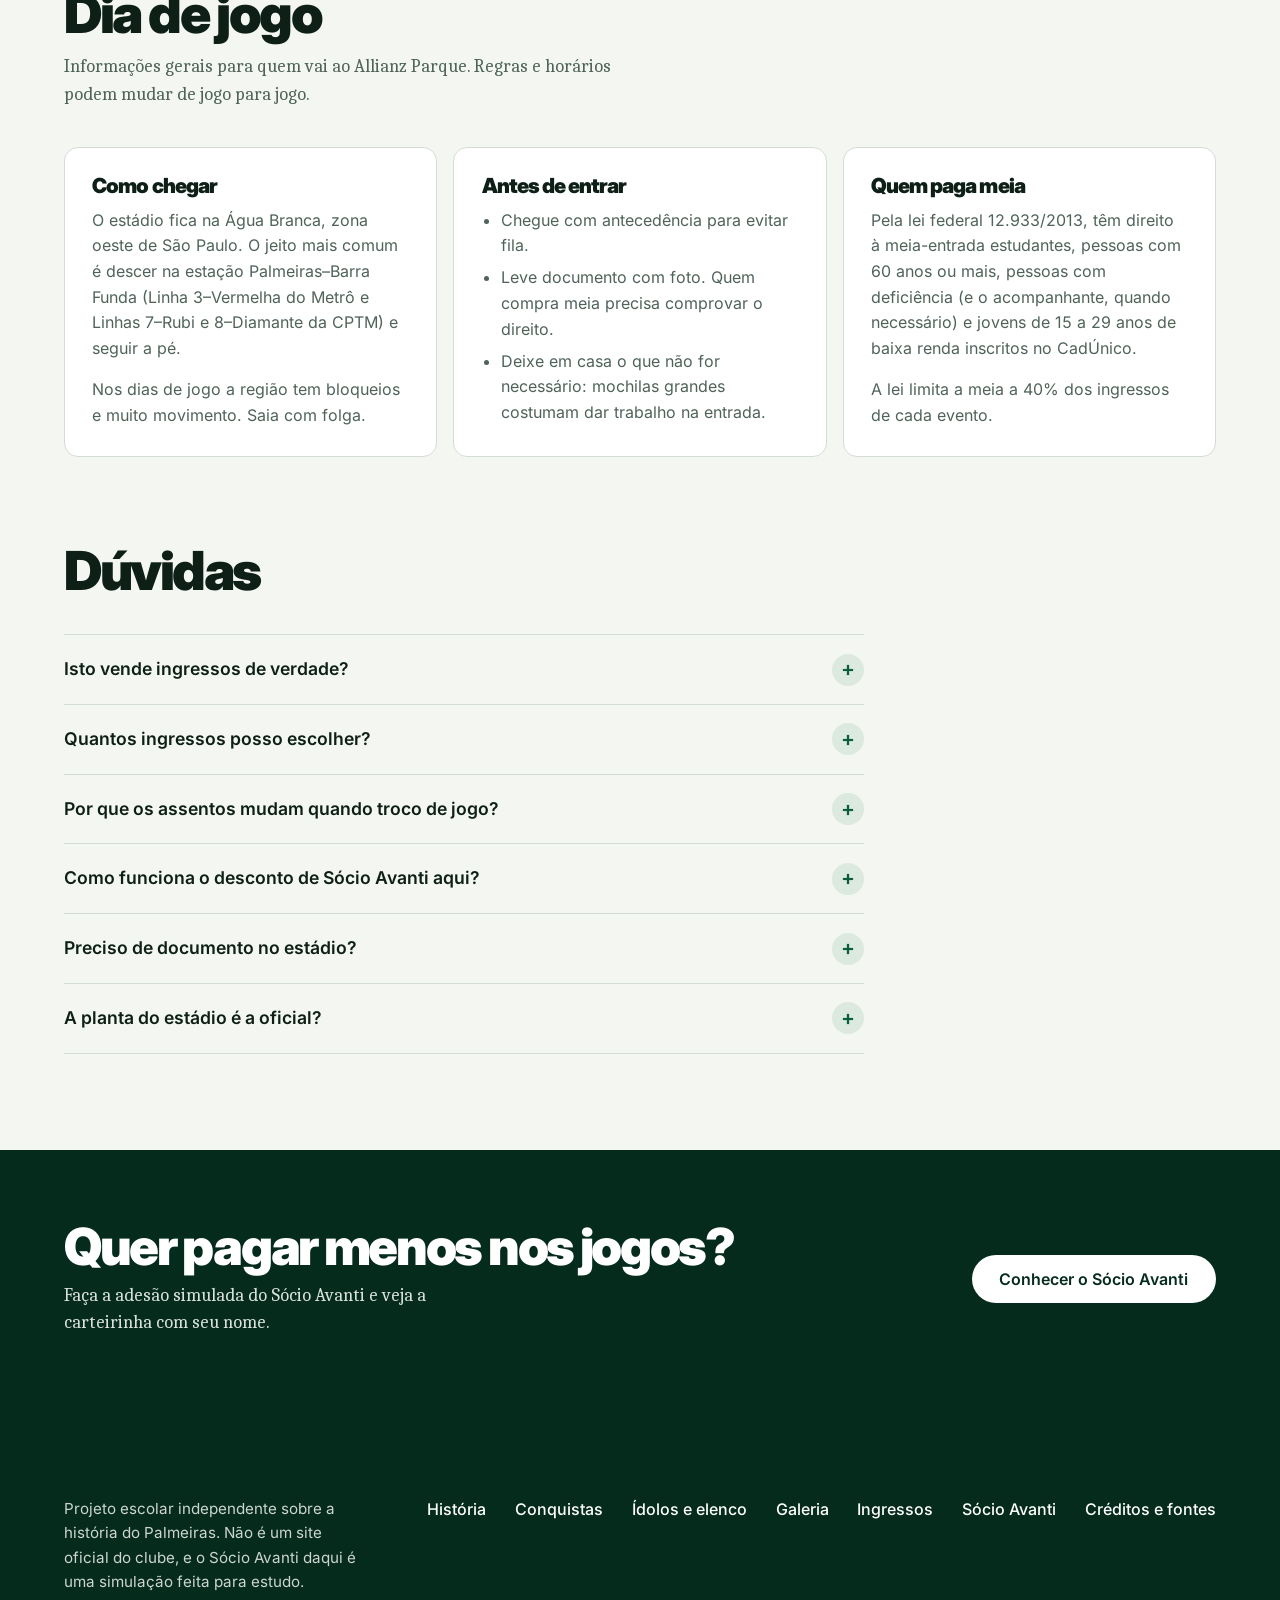
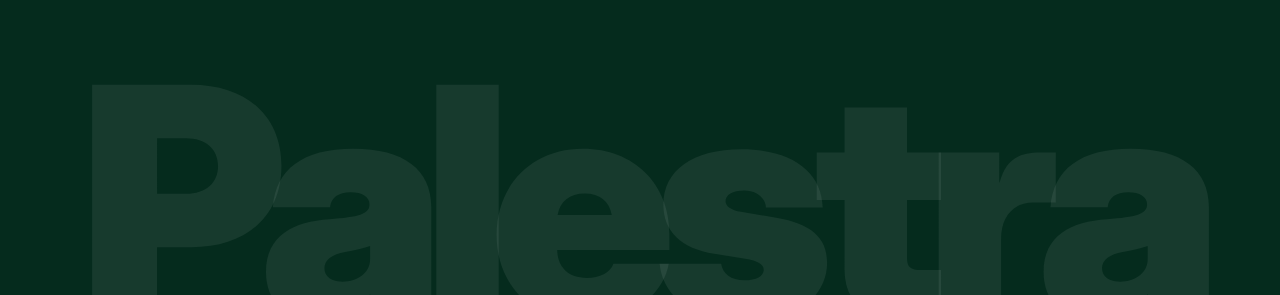
<file: pages/ingressos.html>
<!doctype html>
<html lang="pt-BR">
  <head>
    <meta charset="utf-8" />
    <meta name="viewport" content="width=device-width, initial-scale=1" />
    <title>Ingressos · Arquivo Palestra</title>
    <meta name="description" content="Central de ingressos simulada: escolha o jogo, o setor e os assentos do Allianz Parque, veja os preços e tire dúvidas sem sair do site." />
    <meta name="theme-color" content="#052b1d" />
    <meta property="og:type" content="website" />
    <meta property="og:locale" content="pt_BR" />
    <meta property="og:title" content="Ingressos · Arquivo Palestra" />
    <meta property="og:description" content="Central de ingressos simulada: escolha o jogo, o setor e os assentos do Allianz Parque, veja os preços e tire dúvidas sem sair do site." />
    <link rel="icon" href="../docs/img/escudo.svg" />
    <link rel="preload" href="../fonts/inter-display-black.woff" as="font" type="font/woff" crossorigin />
    <link rel="stylesheet" href="../css/estilo.css" />
  </head>
  <body>
    <a class="pular" href="#conteudo">Pular para o conteúdo</a>
    <header class="topo">
      <a class="marca" href="../index.html"><img src="../docs/img/escudo.svg" width="38" height="38" alt="" />Arquivo Palestra</a>
      <button class="topo__botao" id="abrir-menu" type="button" aria-controls="menu" aria-expanded="false"><span class="rotulo-fechado">Menu</span><span class="rotulo-aberto">Fechar</span></button>
      <nav class="menu" id="menu" aria-label="Principal">
        <a href="../pages/historia.html">História</a>
        <a href="../pages/conquistas.html">Conquistas</a>
        <a href="../pages/idolos.html">Ídolos e elenco</a>
        <a href="../pages/galeria.html">Galeria</a>
        <a href="../pages/ingressos.html" aria-current="page">Ingressos</a>
        <a class="botao botao--cheio" href="../pages/avanti.html">Seja sócio</a>
      </nav>
    </header>
    <main id="conteudo">
      <header class="cabeca">
        <p class="meta">Central de ingressos · simulação</p>
        <h1>Ingressos</h1>
        <p class="cabeca__lede">Escolha o jogo, o setor e os assentos, confira os preços e tire as dúvidas sem sair daqui. Nada é vendido nem cobrado.</p>
        <span class="gramado" aria-hidden="true"></span>
      </header>

      <nav class="subnav" aria-label="Seções da central de ingressos">
        <ul class="subnav__lista">
          <li><a href="#jogos">Jogos</a></li>
          <li><a href="#mapa">Setor e assentos</a></li>
          <li><a href="#precos">Preços</a></li>
          <li><a href="#como-comprar">Como comprar</a></li>
          <li><a href="#dia-de-jogo">Dia de jogo</a></li>
          <li><a href="#duvidas">Dúvidas</a></li>
        </ul>
      </nav>

      <noscript><p class="aviso-js">Esta central usa JavaScript para listar os jogos e montar o mapa de assentos. Ative o JavaScript para usar.</p></noscript>

      <section class="bloco" id="jogos" aria-labelledby="t-jogos">
        <div class="bloco__cab">
          <h2 id="t-jogos">Escolha o jogo</h2>
          <p>Estes jogos são de exemplo: datas, horários e adversários não vêm da tabela oficial. Ao escolher um, os preços e os assentos livres mudam.</p>
        </div>
        <ul class="jogos" id="jogos-lista" aria-label="Jogos de exemplo"></ul>
        <p class="jogo-escolhido" id="jogo-escolhido" aria-live="polite"></p>
      </section>

      <section class="bloco bloco--mapa" id="mapa" aria-labelledby="t-mapa">
        <div class="bloco__cab">
          <h2 id="t-mapa">Setor e assentos</h2>
          <p>Toque em um setor do mapa, marque até quatro assentos e confira o resumo do pedido.</p>
        </div>
        <div class="mapa-layout">
          <section class="estadio" aria-label="Mapa esquemático do estádio">
            <div class="estadio__grade">
              <button class="setor setor-oeste" type="button" data-setor="Oeste" aria-pressed="false"><span class="setor__nome">Oeste</span><span class="setor__preco"></span></button>
              <button class="setor setor-norte" type="button" data-setor="Gol Norte" aria-pressed="false"><span class="setor__nome">Gol Norte</span><span class="setor__preco"></span></button>
              <div class="campo" aria-hidden="true"></div>
              <button class="setor setor-sul" type="button" data-setor="Gol Sul" aria-pressed="false"><span class="setor__nome">Gol Sul</span><span class="setor__preco"></span></button>
              <button class="setor setor-leste" type="button" data-setor="Leste" aria-pressed="false"><span class="setor__nome">Leste</span><span class="setor__preco"></span></button>
            </div>
            <ul class="setores-info" aria-label="Resumo dos setores">
              <li><strong>Oeste</strong><span>Vista lateral, mais próxima do centro do campo.</span><b data-preco-setor="Oeste"></b></li>
              <li><strong>Leste</strong><span>Vista lateral do lado oposto.</span><b data-preco-setor="Leste"></b></li>
              <li><strong>Gol Norte</strong><span>Atrás do gol, clima de arquibancada.</span><b data-preco-setor="Gol Norte"></b></li>
              <li><strong>Gol Sul</strong><span>Atrás do gol, no lado contrário.</span><b data-preco-setor="Gol Sul"></b></li>
            </ul>
            <p class="estadio__aviso">Desenho simplificado. Não é a planta oficial, e os valores e a numeração das cadeiras são ilustrativos.</p>
          </section>
          <aside class="mapa-info" aria-label="Escolha de assentos">
            <ol class="passos" id="passos" aria-label="Etapas">
              <li class="passo passo--ativo" data-passo="1"><b>1</b><span>Setor</span></li>
              <li class="passo" data-passo="2"><b>2</b><span>Assentos</span></li>
              <li class="passo" data-passo="3"><b>3</b><span>Resumo</span></li>
            </ol>
            <fieldset class="tipos" id="tipos">
              <legend>Tipo de ingresso</legend>
              <label class="tipo"><input type="radio" name="tipo" value="inteira" checked /><span><strong>Inteira</strong><small>Valor cheio</small></span></label>
              <label class="tipo"><input type="radio" name="tipo" value="meia" /><span><strong>Meia</strong><small>50% do valor</small></span></label>
              <label class="tipo"><input type="radio" name="tipo" value="socio" /><span><strong>Sócio Avanti</strong><small>30% a menos</small></span></label>
            </fieldset>
            <h3 class="mapa-info__titulo" id="titulo-setor">Escolha um setor</h3>
            <p id="instrucao">Toque em Gol Norte, Gol Sul, Leste ou Oeste no mapa para ver os assentos ilustrativos.</p>
            <p class="setor-meta" id="setor-meta" hidden></p>
            <div id="assentos" class="assentos"></div>
            <ul id="legenda-assentos" class="legenda-assentos" hidden><li><i class="livre"></i>Livre</li><li><i class="marcado"></i>Selecionado</li><li><i class="indisponivel"></i>Ocupado</li></ul>
            <section class="resumo" id="resumo" aria-label="Resumo do pedido" hidden>
              <h3>Resumo do pedido</h3>
              <dl class="resumo__linhas">
                <div><dt>Jogo</dt><dd id="resumo-jogo"></dd></div>
                <div><dt>Setor</dt><dd id="resumo-setor"></dd></div>
                <div><dt>Tipo</dt><dd id="resumo-tipo"></dd></div>
                <div><dt>Ingressos</dt><dd id="resumo-qtd"></dd></div>
                <div><dt>Valor por ingresso</dt><dd id="resumo-unit"></dd></div>
                <div class="resumo__total"><dt>Total</dt><dd id="resumo-total"></dd></div>
              </dl>
              <div class="bilhetes" id="bilhetes"></div>
              <p class="resumo__nota">Seleção de demonstração. Nada foi reservado nem cobrado.</p>
            </section>
            <p id="selecionado" class="so-leitor" aria-live="polite"></p>
            <div class="acoes">
              <button class="botao botao--contorno" type="button" id="limpar" hidden>Limpar seleção</button>
              <a class="botao botao--claro" href="#jogos">Trocar de jogo</a>
            </div>
          </aside>
        </div>
      </section>

      <section class="bloco" id="precos" aria-labelledby="t-precos">
        <div class="bloco__cab">
          <h2 id="t-precos">Preços por setor</h2>
          <p id="precos-legenda">Valores de demonstração para o jogo escolhido.</p>
        </div>
        <div class="rolagem">
          <table class="tabela-precos" id="tabela-precos">
            <caption class="so-leitor">Preço por setor e tipo de ingresso</caption>
            <thead><tr><th scope="col">Setor</th><th scope="col">Inteira</th><th scope="col">Meia</th><th scope="col">Sócio Avanti</th></tr></thead>
            <tbody></tbody>
          </table>
        </div>
        <p class="nota-sec">Meia-entrada é metade do valor. O desconto do Sócio Avanti (30%) é uma regra inventada para este projeto.</p>
      </section>

      <section class="bloco" id="como-comprar" aria-labelledby="t-como">
        <div class="bloco__cab">
          <h2 id="t-como">Como comprar</h2>
          <p>O caminho é este, do início ao fim. Aqui o pedido é só uma simulação e termina no resumo.</p>
        </div>
        <ol class="etapas">
          <li><h3>Escolha o jogo</h3><p>Veja a data, o horário e o adversário. O preço muda conforme a importância da partida.</p></li>
          <li><h3>Escolha o setor</h3><p>Oeste e Leste ficam nas laterais. Gol Norte e Gol Sul ficam atrás dos gols e custam menos.</p></li>
          <li><h3>Marque os assentos</h3><p>Até quatro por pedido. Cadeiras riscadas já estão ocupadas.</p></li>
          <li><h3>Confira o resumo</h3><p>Revise jogo, setor, tipo de ingresso e total. Em uma compra de verdade, o pagamento viria agora.</p></li>
        </ol>
      </section>

      <section class="bloco" id="dia-de-jogo" aria-labelledby="t-dia">
        <div class="bloco__cab">
          <h2 id="t-dia">Dia de jogo</h2>
          <p>Informações gerais para quem vai ao Allianz Parque. Regras e horários podem mudar de jogo para jogo.</p>
        </div>
        <div class="cartoes">
          <article class="cartao">
            <h3>Como chegar</h3>
            <p>O estádio fica na Água Branca, zona oeste de São Paulo. O jeito mais comum é descer na estação Palmeiras–Barra Funda (Linha 3–Vermelha do Metrô e Linhas 7–Rubi e 8–Diamante da CPTM) e seguir a pé.</p>
            <p>Nos dias de jogo a região tem bloqueios e muito movimento. Saia com folga.</p>
          </article>
          <article class="cartao">
            <h3>Antes de entrar</h3>
            <ul>
              <li>Chegue com antecedência para evitar fila.</li>
              <li>Leve documento com foto. Quem compra meia precisa comprovar o direito.</li>
              <li>Deixe em casa o que não for necessário: mochilas grandes costumam dar trabalho na entrada.</li>
            </ul>
          </article>
          <article class="cartao">
            <h3>Quem paga meia</h3>
            <p>Pela lei federal 12.933/2013, têm direito à meia-entrada estudantes, pessoas com 60 anos ou mais, pessoas com deficiência (e o acompanhante, quando necessário) e jovens de 15 a 29 anos de baixa renda inscritos no CadÚnico.</p>
            <p>A lei limita a meia a 40% dos ingressos de cada evento.</p>
          </article>
        </div>
      </section>

      <section class="bloco" id="duvidas" aria-labelledby="t-duvidas">
        <div class="bloco__cab">
          <h2 id="t-duvidas">Dúvidas</h2>
        </div>
        <div class="duvidas">
          <details>
            <summary>Isto vende ingressos de verdade?</summary>
            <p>Não. É um projeto escolar. Os jogos, os preços e os assentos são inventados para testar a interação, e nenhum dado de pagamento é pedido.</p>
          </details>
          <details>
            <summary>Quantos ingressos posso escolher?</summary>
            <p>Até quatro assentos por pedido, todos no mesmo setor. Para outro setor, escolha-o no mapa e marque de novo.</p>
          </details>
          <details>
            <summary>Por que os assentos mudam quando troco de jogo?</summary>
            <p>Cada jogo tem uma ocupação diferente, também inventada. Ao trocar de jogo, a seleção é limpa para você não ficar com uma cadeira que não existe mais.</p>
          </details>
          <details>
            <summary>Como funciona o desconto de Sócio Avanti aqui?</summary>
            <p>Escolher “Sócio Avanti” aplica 30% de desconto no valor, só para demonstrar a ideia. Se quiser testar o cadastro, a página do Sócio Avanti faz uma adesão simulada.</p>
          </details>
          <details>
            <summary>Preciso de documento no estádio?</summary>
            <p>É recomendável levar um documento com foto. Para meia-entrada ele costuma ser exigido, junto com a comprovação do direito.</p>
          </details>
          <details>
            <summary>A planta do estádio é a oficial?</summary>
            <p>Não. O mapa é um desenho simplificado, só com quatro setores, feito para este projeto.</p>
          </details>
        </div>
      </section>

      <section class="cta-avanti" aria-labelledby="t-cta">
        <div class="cta-avanti__miolo">
          <div>
            <h2 id="t-cta">Quer pagar menos nos jogos?</h2>
            <p>Faça a adesão simulada do Sócio Avanti e veja a carteirinha com seu nome.</p>
          </div>
          <a class="botao botao--claro" href="../pages/avanti.html">Conhecer o Sócio Avanti</a>
        </div>
      </section>
    </main>
    <footer class="rodape escuro">
      <div class="rodape__topo">
        <p class="rodape__texto">Projeto escolar independente sobre a história do Palmeiras. Não é um site oficial do clube, e o Sócio Avanti daqui é uma simulação feita para estudo.</p>
        <nav class="rodape__nav" aria-label="Rodapé"><a href="../pages/historia.html">História</a><a href="../pages/conquistas.html">Conquistas</a><a href="../pages/idolos.html">Ídolos e elenco</a><a href="../pages/galeria.html">Galeria</a><a href="../pages/ingressos.html">Ingressos</a><a href="../pages/avanti.html">Sócio Avanti</a><a href="../docs/creditos.html">Créditos e fontes</a></nav>
      </div>
      <p class="rodape__marca" aria-hidden="true">Palestra</p>
    </footer>
    <script src="../js/navegacao.js" defer></script>
    <script src="../js/ingressos.js" defer></script>
  </body>
</html>
</file>
<file: css/estilo.css>
/* =====================================================================
   ARQUIVO PALESTRA — sistema visual
   Verde de relva, branco de giz e o vermelho dos bilhetes.
   Marca do assunto: a listra de gramado cortado como divisor.
   ===================================================================== */
@font-face { font-family: "Inter Display"; font-weight: 900; font-display: swap; src: url("../fonts/inter-display-black.woff") format("woff"); }
@font-face { font-family: "Inter Display"; font-weight: 600; font-display: swap; src: url("../fonts/inter-display-semibold.woff") format("woff"); }
@font-face { font-family: "Inter"; font-weight: 400; font-display: swap; src: url("../fonts/inter-regular.woff") format("woff"); }
@font-face { font-family: "Inter"; font-weight: 500; font-display: swap; src: url("../fonts/inter-medium.woff") format("woff"); }
@font-face { font-family: "Inter"; font-weight: 600; font-display: swap; src: url("../fonts/inter-semibold.woff") format("woff"); }
@font-face { font-family: "Caladea"; font-weight: 400; font-style: normal; font-display: swap; src: url("../fonts/caladea-regular.woff") format("woff"); }
@font-face { font-family: "Caladea"; font-weight: 400; font-style: italic; font-display: swap; src: url("../fonts/caladea-italic.woff") format("woff"); }
@font-face { font-family: "Caladea"; font-weight: 700; font-style: normal; font-display: swap; src: url("../fonts/caladea-bold.woff") format("woff"); }

:root {
  --relva: #0b5d3b;
  --relva-escura: #08472d;
  --relva-clara: #dce9df;
  --tribuna: #052b1d;
  --giz: #f3f6f1;
  --papel: #ffffff;
  --tinta: #0d1f17;
  --cinza: #4f6358;
  --linha: #d3ddd5;
  --bilhete: #c4342a;

  --display: "Inter Display", "Inter", system-ui, sans-serif;
  --texto: "Inter", system-ui, -apple-system, "Segoe UI", Roboto, sans-serif;
  --leitura: "Caladea", Georgia, "Times New Roman", serif;

  --margem: clamp(1.25rem, 5vw, 4.5rem);
  --largura: 1440px;
  --altura-topo: 76px;
  --suave: cubic-bezier(0.2, 0.7, 0.2, 1);
  --gramado: repeating-linear-gradient(90deg, var(--relva) 0 56px, var(--relva-escura) 56px 112px);
}

*, *::before, *::after { box-sizing: border-box; }
html { scroll-padding-top: calc(var(--altura-topo) + 1rem); -webkit-text-size-adjust: 100%; }
@media (prefers-reduced-motion: no-preference) { html { scroll-behavior: smooth; } }
body {
  margin: 0; min-height: 100vh; display: flex; flex-direction: column;
  color: var(--tinta); background: var(--giz);
  font: 400 1rem/1.6 var(--texto);
  -webkit-font-smoothing: antialiased; text-rendering: optimizeLegibility;
}
body.menu-aberto { overflow: hidden; }
main { flex: 1 0 auto; }
img { display: block; max-width: 100%; height: auto; }
a { color: inherit; text-underline-offset: 0.2em; }
h1, h2, h3 { margin: 0; font-family: var(--display); font-weight: 900; letter-spacing: -0.045em; line-height: 0.95; text-wrap: balance; }
p { margin: 0 0 1em; text-wrap: pretty; }
ul, ol { margin: 0; }
button { font: inherit; color: inherit; }
:focus-visible { outline: 3px solid var(--relva); outline-offset: 3px; border-radius: 3px; }
.escuro :focus-visible { outline-color: #fff; }
::selection { background: var(--relva); color: #fff; }

.pular {
  position: fixed; left: 1rem; top: -6rem; z-index: 100;
  padding: 0.8rem 1.2rem; border-radius: 999px; color: #fff; background: var(--tribuna); font-weight: 600;
}
.pular:focus { top: 1rem; }
.so-leitor { position: absolute; width: 1px; height: 1px; overflow: hidden; clip: rect(0 0 0 0); white-space: nowrap; }

/* Transição entre páginas (navegadores que suportam) */
@view-transition { navigation: auto; }
::view-transition-old(root), ::view-transition-new(root) { animation-duration: 0.25s; }

/* ---------- Botões ---------- */
.botao {
  display: inline-flex; align-items: center; justify-content: center;
  min-height: 48px; padding: 0 1.6em; border: 2px solid transparent; border-radius: 999px;
  font: 600 1rem/1 var(--texto); text-decoration: none; cursor: pointer;
  transition: transform 0.25s var(--suave), background-color 0.2s, color 0.2s, border-color 0.2s;
}
.botao:active { transform: scale(0.97); }
.botao--cheio { color: #fff; background: var(--relva); }
.botao--claro { color: var(--tribuna); background: #fff; }
.botao--contorno { border-color: currentColor; }
.botao[disabled] { opacity: 0.55; cursor: progress; }
@media (hover: hover) {
  .botao:hover { transform: translateY(-2px); }
  .botao--cheio:hover { background: var(--relva-escura); }
  .botao--claro:hover { background: var(--relva-clara); }
  .botao--contorno:hover { color: var(--tribuna); background: #fff; border-color: #fff; }
}

/* ---------- Topo e menu ---------- */
.topo {
  position: sticky; top: 0; z-index: 50;
  display: flex; align-items: center; gap: 2rem;
  height: var(--altura-topo); padding: 0 var(--margem);
  transition: color 0.3s;
}
.topo::before {
  content: ""; position: absolute; inset: 0; z-index: -1;
  background: rgba(243, 246, 241, 0.9);
  -webkit-backdrop-filter: blur(14px) saturate(1.4); backdrop-filter: blur(14px) saturate(1.4);
  border-bottom: 1px solid transparent; transition: background-color 0.3s, border-color 0.3s;
}
.topo.rolou::before { border-bottom-color: var(--linha); }
.topo--foto { position: fixed; left: 0; right: 0; color: #fff; }
.topo--foto::before { background: transparent; -webkit-backdrop-filter: none; backdrop-filter: none; }
.topo--foto.rolou::before {
  background: rgba(5, 43, 29, 0.88); border-bottom-color: rgba(255, 255, 255, 0.14);
  -webkit-backdrop-filter: blur(14px); backdrop-filter: blur(14px);
}
.marca {
  display: inline-flex; align-items: center; gap: 0.7rem; position: relative; z-index: 2;
  font: 900 1.1rem/1 var(--display); letter-spacing: -0.03em; text-decoration: none;
}
.marca img { width: 38px; height: 38px; }
.menu { display: flex; align-items: center; gap: clamp(1rem, 2vw, 2rem); margin-left: auto; }
.menu a:not(.botao) { padding: 0.5rem 0.1rem; font-weight: 500; font-size: 0.95rem; text-decoration: none; }
.menu a:not(.botao):hover { text-decoration: underline; text-decoration-thickness: 2px; text-underline-offset: 8px; }
.menu a[aria-current="page"]:not(.botao) { text-decoration: underline; text-decoration-thickness: 2px; text-underline-offset: 8px; }
.topo--foto .menu .botao--cheio, .topo.aberto .menu .botao--cheio { color: var(--tribuna); background: #fff; }
.topo__botao {
  display: none; position: relative; z-index: 2; margin-left: auto;
  min-height: 44px; padding: 0 1.2em; border: 1.5px solid currentColor; border-radius: 999px;
  background: transparent; font-weight: 600; cursor: pointer;
}
.topo__botao .rotulo-aberto, .topo__botao[aria-expanded="true"] .rotulo-fechado { display: none; }
.topo__botao[aria-expanded="true"] .rotulo-aberto { display: inline; }

@media (max-width: 1020px) {
  .topo__botao { display: inline-flex; align-items: center; }
  .menu {
    position: fixed; inset: 0; z-index: 1; margin: 0;
    flex-direction: column; align-items: flex-start; justify-content: center; gap: 0.2rem;
    padding: 6rem var(--margem) 3rem; color: #fff; background: var(--tribuna);
    clip-path: inset(0 0 100% 0); visibility: hidden;
    transition: clip-path 0.5s cubic-bezier(0.7, 0, 0.2, 1), visibility 0s 0.5s;
  }
  .menu.aberto { clip-path: inset(0); visibility: visible; transition: clip-path 0.5s cubic-bezier(0.7, 0, 0.2, 1), visibility 0s; }
  .menu a:not(.botao) { font: 900 clamp(2.2rem, 10vw, 3.6rem)/1.05 var(--display); letter-spacing: -0.04em; padding: 0.15em 0; }
  .menu .botao { margin-top: 1.5rem; min-height: 56px; font-size: 1.1rem; }
  .topo.aberto { color: #fff; }
  .topo.aberto::before { background: transparent; border-color: transparent; -webkit-backdrop-filter: none; backdrop-filter: none; }
}

/* ---------- Gramado: divisor da identidade ---------- */
.gramado { display: block; height: 14px; border-radius: 2px; background: var(--gramado); }

/* ---------- Capa ---------- */
.hero {
  position: relative; isolation: isolate; overflow: clip;
  display: grid; align-items: end; min-height: max(640px, 100svh);
  padding: calc(var(--altura-topo) + 2rem) var(--margem) clamp(2.5rem, 6vh, 4.5rem);
  color: #fff; background: var(--tribuna);
}
.hero__foto {
  position: absolute; inset: 0; z-index: -3; width: 100%; height: 100%; object-fit: cover;
  filter: grayscale(1) contrast(1.15) brightness(1.1);
  animation: assentar 2.6s var(--suave) both;
}
.hero__veu {
  position: absolute; inset: 0; z-index: -2;
  background:
    linear-gradient(180deg, rgba(5, 43, 29, 0.5) 0%, rgba(5, 43, 29, 0) 28%, rgba(5, 43, 29, 0.55) 62%, rgba(5, 43, 29, 0.96) 100%),
    var(--relva);
  background-blend-mode: normal, normal;
}
.hero__veu::after {
  content: ""; position: absolute; inset: 0; mix-blend-mode: multiply; background: var(--relva); opacity: 0.55;
}
.hero::after {
  content: ""; position: absolute; inset: 0; z-index: -1; pointer-events: none;
  background: repeating-linear-gradient(90deg, rgba(255, 255, 255, 0.045) 0 7vw, transparent 7vw 14vw);
}
.hero__texto { max-width: var(--largura); width: 100%; margin: 0 auto; }
.hero__titulo { font-size: clamp(3.6rem, min(15vw, 23svh), 13.5rem); line-height: 0.84; letter-spacing: -0.06em; margin-bottom: clamp(1.5rem, 4vh, 2.5rem); }
.hero__titulo .linha { display: block; overflow: hidden; padding: 0.04em 0 0.08em; margin-bottom: -0.04em; }
.hero__titulo .linha > span { display: block; animation: subir 1s var(--suave) both; }
.hero__titulo .linha:nth-child(1) > span { animation-delay: 0.15s; }
.hero__titulo .linha:nth-child(2) > span { animation-delay: 0.25s; }
.hero__titulo .linha:nth-child(3) > span { animation-delay: 0.35s; }
.hero__rodape { display: flex; flex-wrap: wrap; align-items: end; justify-content: space-between; gap: 1.5rem 3rem; }
.hero__lede { max-width: 34ch; margin: 0; font: 400 clamp(1.1rem, 1.6vw, 1.4rem)/1.5 var(--leitura); animation: surgir 1s var(--suave) 0.7s both; }
.hero__acoes { display: flex; flex-wrap: wrap; gap: 0.75rem; animation: surgir 1s var(--suave) 0.85s both; }
.hero__legenda { margin: 0; font-size: 0.8rem; color: rgba(255, 255, 255, 0.78); }
@keyframes subir { from { transform: translateY(105%); } }
@keyframes surgir { from { opacity: 0; transform: translateY(14px); } }
@keyframes assentar { from { transform: scale(1.1); } }

/* Faixa de datas, como o painel de LED do estádio */
.faixa { overflow: hidden; color: #fff; background: var(--relva); border-block: 1px solid rgba(255, 255, 255, 0.14); }
.faixa__trilho { display: flex; width: max-content; margin: 0; padding: 0; list-style: none; }
.faixa--animada .faixa__trilho { animation: correr 48s linear infinite; }
.faixa--animada:hover .faixa__trilho, .faixa--animada:focus-within .faixa__trilho { animation-play-state: paused; }
.faixa li { display: flex; align-items: center; gap: 0.7rem; padding: 1rem 2.2rem; white-space: nowrap; font-size: 0.95rem; }
.faixa li::after { content: ""; width: 6px; height: 6px; margin-left: 2.2rem; border-radius: 50%; background: rgba(255, 255, 255, 0.45); }
.faixa b { font: 900 1.15rem/1 var(--display); letter-spacing: -0.02em; }
@keyframes correr { to { transform: translateX(-50%); } }

/* ---------- Linha do tempo ---------- */
.tempo {
  display: grid; grid-template-columns: minmax(0, 0.8fr) minmax(0, 1.4fr); gap: clamp(2rem, 6vw, 6rem);
  max-width: var(--largura); margin: 0 auto; padding: clamp(4rem, 9vw, 8rem) var(--margem);
}
.tempo__lateral { position: sticky; top: calc(var(--altura-topo) + 2rem); align-self: start; }
.tempo__lateral h2 { font-size: clamp(2.6rem, 5.4vw, 5rem); margin-bottom: 1.2rem; }
.tempo__lateral p { max-width: 30ch; color: var(--cinza); font: 400 1.2rem/1.55 var(--leitura); }
.tempo__lista { position: relative; margin: 0; padding: 0 0 0 clamp(1.4rem, 3vw, 2.6rem); list-style: none; }
.tempo__lista::before, .tempo__lista::after { content: ""; position: absolute; left: 0; top: 0; bottom: 0; width: 4px; border-radius: 2px; }
.tempo__lista::before { background: var(--linha); }
.tempo__lista::after { background: var(--relva); transform-origin: top; transform: scaleY(var(--progresso, 0)); }
.tempo__lista li { border-bottom: 1px solid var(--linha); }
.tempo__lista li:first-child { border-top: 1px solid var(--linha); }
.tempo__lista a {
  display: grid; grid-template-columns: minmax(7ch, auto) minmax(0, 1fr); gap: 1rem clamp(1.5rem, 3vw, 3rem);
  align-items: center; padding: clamp(1.4rem, 3vw, 2.2rem) 0; text-decoration: none;
}
.tempo__ano { font: 900 clamp(3.2rem, 7.5vw, 7rem)/0.85 var(--display); letter-spacing: -0.06em; font-variant-numeric: tabular-nums; transition: color 0.3s; }
.tempo__texto strong { display: block; margin-bottom: 0.35rem; font: 900 clamp(1.25rem, 2.2vw, 1.9rem)/1.1 var(--display); letter-spacing: -0.03em; }
.tempo__texto span { display: block; max-width: 40ch; color: var(--cinza); }
@media (hover: hover) { .tempo__lista a:hover .tempo__ano { color: var(--relva); } }
.tempo__lista a:focus-visible .tempo__ano { color: var(--relva); }

/* ---------- Mosaico "dentro do arquivo" ---------- */
.mosaico { max-width: var(--largura); margin: 0 auto; padding: 0 var(--margem) clamp(4rem, 9vw, 8rem); }
.mosaico__titulo { font-size: clamp(2.2rem, 4.6vw, 4.2rem); margin-bottom: clamp(1.5rem, 3vw, 2.5rem); }
.mosaico__grade { display: grid; grid-template-columns: repeat(12, minmax(0, 1fr)); gap: clamp(0.6rem, 1.4vw, 1.1rem); }
.peca {
  position: relative; isolation: isolate; overflow: hidden; display: flex; flex-direction: column; justify-content: flex-end;
  min-height: 300px; padding: clamp(1.2rem, 2.4vw, 2rem); border-radius: 6px;
  color: #fff; text-decoration: none; background: var(--relva);
}
.peca--grande { grid-column: span 7; grid-row: span 2; min-height: clamp(420px, 62vh, 660px); }
.peca--media { grid-column: span 5; }
.peca img { position: absolute; inset: 0; z-index: -2; width: 100%; height: 100%; object-fit: cover; transition: transform 0.9s var(--suave); }
.peca--foto::after { content: ""; position: absolute; inset: 0; z-index: -1; background: linear-gradient(180deg, rgba(5, 43, 29, 0) 35%, rgba(5, 43, 29, 0.88) 100%); }
.peca h3 { font-size: clamp(1.7rem, 3.2vw, 3rem); margin-bottom: 0.5rem; }
.peca p { max-width: 34ch; margin: 0; color: rgba(255, 255, 255, 0.9); font-size: 0.95rem; }
.peca--nomes { background: var(--tribuna); justify-content: space-between; }
.peca--nomes::before { content: ""; position: absolute; inset: 0; z-index: -1; opacity: 0.5; background: repeating-linear-gradient(90deg, rgba(255, 255, 255, 0.05) 0 56px, transparent 56px 112px); }
.peca__nomes { display: grid; gap: 0.05em; font: 900 clamp(2rem, 4.4vw, 4rem)/0.95 var(--display); letter-spacing: -0.05em; color: rgba(255, 255, 255, 0.35); transition: color 0.3s; }
.peca__nomes span:first-child { color: #fff; }
@media (hover: hover) {
  .peca:hover img { transform: scale(1.05); }
  .peca--nomes:hover .peca__nomes { color: rgba(255, 255, 255, 0.55); }
  .peca--nomes:hover .peca__nomes span:first-child { color: #fff; }
}

/* ---------- Sócio Avanti na capa ---------- */
.socio { position: relative; isolation: isolate; overflow: clip; color: #fff; background: var(--tribuna); padding: clamp(4rem, 10vw, 9rem) var(--margem); }
.socio::before { content: ""; position: absolute; inset: 0; z-index: -1; background: repeating-linear-gradient(90deg, rgba(255, 255, 255, 0.04) 0 56px, transparent 56px 112px); }
.socio__grade { display: grid; grid-template-columns: minmax(0, 1.05fr) minmax(0, 0.95fr); gap: clamp(2.5rem, 6vw, 6rem); align-items: center; max-width: var(--largura); margin: 0 auto; }
.socio h2 { font-size: clamp(2.8rem, 6.4vw, 6rem); margin-bottom: 1.4rem; }
.socio__texto p { max-width: 36ch; margin-bottom: 2rem; color: rgba(255, 255, 255, 0.86); font: 400 clamp(1.15rem, 1.7vw, 1.4rem)/1.55 var(--leitura); }
.socio__palco { display: grid; place-items: center; }

/* ---------- Carteirinha (objeto do clube) ---------- */
.carteirinha {
  --ang-x: 0deg; --ang-y: 0deg; --brilho-x: 30%; --brilho-y: 20%;
  position: relative; overflow: hidden; isolation: isolate;
  display: grid; grid-template-rows: auto 1fr auto auto; gap: 0.6rem;
  width: min(100%, 460px); aspect-ratio: 1.586; padding: clamp(1rem, 3vw, 1.6rem) clamp(1rem, 3vw, 1.6rem) 0;
  color: #fff; border-radius: 22px;
  background: linear-gradient(140deg, #12804f 0%, var(--relva) 42%, var(--relva-escura) 100%);
  box-shadow: 0 34px 60px -24px rgba(0, 0, 0, 0.6), inset 0 0 0 1px rgba(255, 255, 255, 0.16);
  transform: perspective(900px) rotateX(var(--ang-x)) rotateY(var(--ang-y));
  transition: transform 0.2s ease-out;
}
.carteirinha::before { content: ""; position: absolute; inset: 0; z-index: -1; background: repeating-linear-gradient(90deg, rgba(255, 255, 255, 0.06) 0 34px, transparent 34px 68px); }
.carteirinha::after { content: ""; position: absolute; inset: 0; z-index: 3; pointer-events: none; background: radial-gradient(circle at var(--brilho-x) var(--brilho-y), rgba(255, 255, 255, 0.22), transparent 55%); }
.carteirinha__topo { display: flex; align-items: center; gap: 0.6rem; font: 900 clamp(0.95rem, 2.4vw, 1.1rem)/1 var(--display); letter-spacing: -0.02em; }
.carteirinha__topo img { width: 34px; height: 34px; padding: 4px; border-radius: 50%; background: #fff; }
.carteirinha__nome { align-self: end; margin: 0; font: 900 clamp(1.3rem, 4.6vw, 2.1rem)/1 var(--display); letter-spacing: -0.04em; overflow-wrap: anywhere; }
.carteirinha__dados { display: flex; gap: 1.8rem; margin: 0; }
.carteirinha__dados div { display: grid; gap: 0.1rem; }
.carteirinha__dados dt { font-size: 0.7rem; color: rgba(255, 255, 255, 0.78); }
.carteirinha__dados dd { margin: 0; font: 600 0.95rem/1.2 var(--texto); }
.carteirinha__rodape { display: flex; align-items: center; justify-content: space-between; gap: 1rem; margin: 0 calc(-1 * clamp(1rem, 3vw, 1.6rem)); padding: 0.55rem clamp(1rem, 3vw, 1.6rem); border-top: 6px solid var(--bilhete); background: rgba(5, 43, 29, 0.55); }
.carteirinha__numero { margin: 0; font: 600 clamp(0.85rem, 2.4vw, 1rem)/1 var(--texto); letter-spacing: 0.08em; font-variant-numeric: tabular-nums; }
.carteirinha__barras { width: 74px; height: 22px; opacity: 0.9; background: repeating-linear-gradient(90deg, #fff 0 2px, transparent 2px 4px, #fff 4px 5px, transparent 5px 8px, #fff 8px 11px, transparent 11px 13px); }
.carteirinha__selo {
  position: absolute; z-index: 4; top: 42%; left: 50%; display: none;
  padding: 0.25em 0.7em; border: 4px solid var(--bilhete); border-radius: 8px;
  color: var(--bilhete); background: rgba(255, 255, 255, 0.94);
  font: 900 clamp(1.6rem, 6vw, 2.6rem)/1 var(--display); letter-spacing: -0.02em;
  transform: translate(-50%, -50%) rotate(-10deg);
}
.carteirinha--cancelada { background: linear-gradient(140deg, #6f7d75, #55635b); }
.carteirinha--cancelada .carteirinha__selo { display: block; }
.carteirinha--vazia .carteirinha__nome, .carteirinha--vazia .carteirinha__numero { opacity: 0.55; }

/* ---------- Bilhete (objeto do clube) ---------- */
.bilhete {
  --fundo-bilhete: var(--giz);
  position: relative; display: grid; grid-template-columns: minmax(0, 1fr) auto;
  color: var(--tinta); background: #fff; border-radius: 14px; text-decoration: none;
  filter: drop-shadow(0 18px 24px rgba(5, 43, 29, 0.14));
}
.bilhete::before, .bilhete::after {
  content: ""; position: absolute; right: calc(var(--canhoto, 150px) - 11px); width: 22px; height: 22px; border-radius: 50%; background: var(--fundo-bilhete);
}
.bilhete::before { top: -11px; }
.bilhete::after { bottom: -11px; }
.bilhete__corpo { padding: clamp(1.2rem, 3vw, 2rem); }
.bilhete__corpo h3 { font-size: clamp(1.8rem, 3.6vw, 3rem); margin-bottom: 0.5rem; }
.bilhete__corpo p { margin: 0; max-width: 40ch; color: var(--cinza); }
.bilhete__canhoto {
  display: grid; align-content: center; justify-items: center; gap: 0.3rem; width: var(--canhoto, 150px);
  padding: 1rem; border-left: 2px dashed var(--linha); text-align: center;
}
.bilhete__canhoto small { font-size: 0.75rem; color: var(--cinza); }
.bilhete__numero { font: 900 clamp(1.8rem, 4vw, 3rem)/1 var(--display); letter-spacing: -0.04em; color: var(--bilhete); font-variant-numeric: tabular-nums; }
.bilhete-faixa { padding: 0 var(--margem) clamp(4rem, 9vw, 8rem); max-width: var(--largura); margin: 0 auto; }
@media (hover: hover) { .bilhete { transition: transform 0.4s var(--suave); } a.bilhete:hover { transform: translateY(-4px) rotate(-0.4deg); } }

/* ---------- Rodapé ---------- */
.rodape { overflow: clip; color: #fff; background: var(--tribuna); padding: clamp(3rem, 7vw, 5.5rem) var(--margem) 0; }
.rodape__topo { display: grid; grid-template-columns: minmax(0, 1fr) auto; gap: 2rem 4rem; align-items: start; max-width: var(--largura); margin: 0 auto; }
.rodape__texto { max-width: 44ch; margin: 0; color: rgba(255, 255, 255, 0.8); font-size: 0.95rem; }
.rodape__nav { display: flex; flex-wrap: wrap; gap: 0.6rem 1.8rem; justify-content: flex-end; }
.rodape__nav a { color: #fff; font-weight: 500; text-decoration: none; }
.rodape__nav a:hover { text-decoration: underline; text-underline-offset: 6px; }
.rodape__marca { margin: clamp(2rem, 6vw, 4rem) 0 0; font: 900 clamp(5rem, 25vw, 24rem)/0.74 var(--display); letter-spacing: -0.07em; text-align: center; color: rgba(255, 255, 255, 0.07); user-select: none; transform: translateY(0.08em); }

/* ---------- Páginas internas ---------- */
.cabeca { max-width: var(--largura); margin: 0 auto; padding: clamp(3rem, 8vw, 7rem) var(--margem) clamp(2rem, 4vw, 3rem); }
.cabeca h1 { max-width: 12ch; margin-bottom: clamp(1.2rem, 3vw, 2rem); font-size: clamp(3rem, 9.5vw, 9rem); line-height: 0.88; letter-spacing: -0.06em; }
.cabeca__lede { max-width: 36ch; margin: 0; color: var(--cinza); font: 400 clamp(1.2rem, 2vw, 1.55rem)/1.5 var(--leitura); }
.cabeca .gramado { margin-top: clamp(2rem, 4vw, 3.5rem); }
.meta { margin: 0 0 0.8rem; color: var(--cinza); font: 500 0.92rem/1.4 var(--texto); }

.destaque { max-width: var(--largura); margin: 0 auto; padding: clamp(1rem, 2vw, 2rem) var(--margem) 0; }
.destaque img { width: 100%; aspect-ratio: 25 / 9; object-fit: cover; border-radius: 6px; }
.destaque figcaption, .legenda { margin-top: 0.7rem; color: var(--cinza); font-size: 0.85rem; }
.destaque figcaption span, .legenda span { display: block; }

.cronica { display: grid; grid-template-columns: minmax(0, 0.5fr) minmax(0, 1fr); gap: clamp(1.5rem, 5vw, 5rem); max-width: var(--largura); margin: 0 auto; padding: clamp(2.5rem, 6vw, 5rem) var(--margem); border-top: 1px solid var(--linha); }
.cronica__ano { position: sticky; top: calc(var(--altura-topo) + 1.5rem); align-self: start; font: 900 clamp(4.5rem, 13vw, 12rem)/0.8 var(--display); letter-spacing: -0.07em; color: var(--relva); }
.cronica__corpo { max-width: 62ch; }
.cronica__corpo h2 { margin-bottom: 1rem; font-size: clamp(2rem, 4vw, 3.4rem); }
.cronica__corpo p:not(.meta) { font: 400 clamp(1.15rem, 1.5vw, 1.3rem)/1.7 var(--leitura); }

.ficha { display: grid; grid-template-columns: minmax(0, 0.55fr) minmax(0, 1fr) auto; gap: clamp(1.2rem, 3vw, 3rem); align-items: center; max-width: var(--largura); margin: 0 auto; padding: clamp(2rem, 4vw, 3.2rem) var(--margem); border-top: 1px solid var(--linha); }
.ficha__ano { font: 900 clamp(3.5rem, 9vw, 8rem)/0.85 var(--display); letter-spacing: -0.065em; color: var(--relva); }
.ficha h3 { margin-bottom: 0.8rem; font-size: clamp(1.6rem, 3vw, 2.5rem); }
.ficha p:not(.meta) { max-width: 52ch; margin: 0; font: 400 1.15rem/1.65 var(--leitura); }
.ficha__placar { position: relative; isolation: isolate; overflow: hidden; margin: 0; padding: 0.12em 0.32em; border-radius: 6px; color: #fff; background: var(--tribuna); font: 900 clamp(3rem, 8vw, 7rem)/1 var(--display); letter-spacing: -0.04em; font-variant-numeric: tabular-nums; }
.ficha__placar::before { content: ""; position: absolute; inset: 0; z-index: -1; background: repeating-linear-gradient(90deg, rgba(255, 255, 255, 0.07) 0 22px, transparent 22px 44px); }
.fecho-pagina { max-width: var(--largura); margin: 0 auto; padding: 0 var(--margem) clamp(3rem, 7vw, 6rem); }

.perfis { display: grid; grid-template-columns: minmax(0, 0.6fr) minmax(0, 1.4fr); gap: clamp(2rem, 6vw, 6rem); max-width: var(--largura); margin: 0 auto; padding: clamp(1rem, 3vw, 2rem) var(--margem) clamp(4rem, 8vw, 7rem); }
.perfis aside { position: sticky; top: calc(var(--altura-topo) + 1.5rem); align-self: start; }
.perfis aside img { width: 100%; max-width: 345px; border-radius: 4px; }
.perfis > div { display: grid; gap: clamp(1rem, 2vw, 1.5rem); align-content: start; }
.perfis article { position: relative; isolation: isolate; overflow: hidden; display: flex; flex-direction: column; justify-content: flex-end; min-height: clamp(340px, 36vw, 460px); padding: clamp(1.6rem, 4vw, 3rem); border-radius: 14px; color: #fff; background: var(--tribuna); }
/* Fundo monocromático: foto em escala de cinza, tingida de verde pelo degradê por cima. */
.perfis article::before { content: ""; position: absolute; inset: 0; z-index: -2; background: var(--fundo) center / cover no-repeat; filter: grayscale(1) contrast(1.15) brightness(0.95); opacity: 0.6; transform: scale(1.04); transition: transform 0.9s var(--suave), opacity 0.4s; }
.perfis article::after { content: ""; position: absolute; inset: 0; z-index: -1; background: linear-gradient(180deg, rgba(5, 43, 29, 0.1) 0%, rgba(5, 43, 29, 0.93) 76%), linear-gradient(100deg, rgba(11, 93, 59, 0.6), rgba(5, 43, 29, 0) 62%); }
@media (hover: hover) { .perfis article:hover::before { transform: scale(1.09); opacity: 0.78; } }
.idolo__fantasma { position: absolute; top: clamp(0.8rem, 2vw, 1.4rem); right: clamp(1rem, 3vw, 2rem); z-index: -1; color: transparent; -webkit-text-stroke: 1.5px rgba(255, 255, 255, 0.3); font: 900 clamp(4rem, 11vw, 9rem)/0.85 var(--display); letter-spacing: -0.06em; text-transform: uppercase; pointer-events: none; user-select: none; }
.perfis article .meta { color: rgba(255, 255, 255, 0.8); }
.perfis h2 { margin-bottom: 1rem; font-size: clamp(2.6rem, 6.4vw, 6rem); line-height: 0.9; letter-spacing: -0.06em; text-shadow: 0 2px 24px rgba(5, 43, 29, 0.6); }
.perfis article p:not(.meta) { max-width: 54ch; margin: 0; color: rgba(255, 255, 255, 0.93); font: 400 1.2rem/1.7 var(--leitura); }

/* Galeria */
.galeria { display: grid; grid-template-columns: repeat(12, minmax(0, 1fr)); gap: clamp(0.8rem, 1.6vw, 1.4rem); max-width: var(--largura); margin: 0 auto; padding: 0 var(--margem) clamp(4rem, 8vw, 7rem); }
.galeria figure { margin: 0; grid-column: span 6; }
.galeria figure:nth-child(1) { grid-column: 1 / -1; }
.galeria figure:nth-child(2) { grid-column: span 7; }
.galeria figure:nth-child(3) { grid-column: span 5; }
.galeria figure:nth-child(4) { grid-column: span 5; }
.galeria figure:nth-child(5) { grid-column: span 7; }
.ampliar { position: relative; display: block; width: 100%; padding: 0; overflow: hidden; border: 0; border-radius: 4px; background: var(--relva-clara); cursor: zoom-in; }
.ampliar img { width: 100%; height: 100%; aspect-ratio: 4 / 3; object-fit: cover; transition: transform 0.9s var(--suave); }
.galeria figure:nth-child(1) .ampliar img { aspect-ratio: 25 / 9; }
.galeria figure:nth-child(5) .ampliar img { aspect-ratio: 16 / 10; }
.ampliar span { position: absolute; right: 0.8rem; bottom: 0.8rem; padding: 0.4em 0.9em; border-radius: 999px; color: var(--tribuna); background: rgba(255, 255, 255, 0.92); font-size: 0.8rem; font-weight: 600; opacity: 0; transform: translateY(6px); transition: opacity 0.25s, transform 0.25s; }
.ampliar:focus-visible span { opacity: 1; transform: none; }
@media (hover: hover) { .ampliar:hover img { transform: scale(1.04); } .ampliar:hover span { opacity: 1; transform: none; } }
@media (hover: none) { .ampliar span { opacity: 1; transform: none; } }

#ampliacao { width: min(1000px, calc(100vw - 2rem)); max-height: calc(100dvh - 2rem); padding: 1rem; border: 0; border-radius: 10px; color: #fff; background: var(--tribuna); }
#ampliacao::backdrop { background: rgba(2, 16, 11, 0.86); }
#ampliacao img { width: 100%; max-height: 68vh; object-fit: contain; }
#ampliacao p { margin: 0.8rem 0 0; color: rgba(255, 255, 255, 0.85); font-size: 0.9rem; }
.ampliacao-barra, .ampliacao-nav { display: flex; align-items: center; justify-content: space-between; gap: 1rem; }
.ampliacao-barra { margin-bottom: 0.8rem; font-size: 0.9rem; color: rgba(255, 255, 255, 0.85); }
.ampliacao-nav { margin-top: 1rem; }
#ampliacao form { margin: 0; }
#ampliacao button { min-height: 44px; padding: 0 1.3em; border: 1.5px solid rgba(255, 255, 255, 0.5); border-radius: 999px; background: transparent; font-weight: 600; cursor: pointer; transition: background-color 0.2s, color 0.2s; }
#ampliacao button:hover { color: var(--tribuna); background: #fff; }

/* ---------- Ingressos ---------- */
.mapa-layout { display: grid; grid-template-columns: minmax(0, 1.25fr) minmax(0, 1fr); gap: clamp(1rem, 2.4vw, 2rem); max-width: var(--largura); margin: 0 auto; padding: 0 var(--margem) clamp(4rem, 8vw, 7rem); align-items: start; }
.estadio { padding: clamp(1rem, 2.4vw, 2rem); border: 1px solid var(--linha); border-radius: 14px; background: #fff; box-shadow: 0 24px 44px -30px rgba(5, 43, 29, 0.45); }
.estadio__grade { display: grid; grid-template-columns: minmax(64px, 0.5fr) minmax(0, 2.2fr) minmax(64px, 0.5fr); grid-template-rows: minmax(58px, 0.5fr) minmax(0, 1.5fr) minmax(58px, 0.5fr); gap: 10px; aspect-ratio: 1.5; padding: 14px; border-radius: 28px; background: var(--relva-clara); }
.setor { display: flex; flex-direction: column; align-items: center; justify-content: center; gap: 0.25rem; border: 0; border-radius: 14px; color: #fff; background: var(--relva); box-shadow: inset 0 -4px 0 rgba(0, 0, 0, 0.18); font: 600 0.95rem/1.1 var(--texto); cursor: pointer; transition: background-color 0.2s, box-shadow 0.2s; }
.setor__preco { font-size: 0.72rem; font-weight: 500; opacity: 0.85; }
.setor:hover { background: var(--relva-escura); box-shadow: inset 0 -4px 0 rgba(0, 0, 0, 0.28); }
.setor[aria-pressed="true"] { background: var(--bilhete); box-shadow: inset 0 -4px 0 rgba(0, 0, 0, 0.22), 0 10px 20px -10px rgba(196, 52, 42, 0.8); }
.setor-oeste { grid-column: 2; grid-row: 1; }
.setor-leste { grid-column: 2; grid-row: 3; }
.setor-norte { grid-column: 1; grid-row: 1 / 4; writing-mode: vertical-rl; transform: rotate(180deg); }
.setor-sul { grid-column: 3; grid-row: 1 / 4; writing-mode: vertical-rl; }
.campo { position: relative; grid-column: 2; grid-row: 2; border: 2px solid #fff; border-radius: 6px; outline: 1px solid var(--relva-escura); background: var(--gramado); background-size: auto; }
.campo::before { content: ""; position: absolute; left: 50%; top: 0; bottom: 0; width: 2px; background: #fff; transform: translateX(-50%); }
.campo::after { content: ""; position: absolute; left: 50%; top: 50%; width: 26%; aspect-ratio: 1; border: 2px solid #fff; border-radius: 50%; transform: translate(-50%, -50%); }

.setores-info { display: grid; grid-template-columns: repeat(2, minmax(0, 1fr)); gap: 0.6rem; margin: 1.2rem 0 0; padding: 0; list-style: none; }
.setores-info li { display: grid; grid-template-columns: minmax(0, 1fr) auto; gap: 0.15rem 0.8rem; padding: 0.8rem 1rem; border: 1px solid var(--linha); border-radius: 10px; background: var(--giz); }
.setores-info strong { font: 600 1rem/1.2 var(--display); }
.setores-info span { grid-column: 1; color: var(--cinza); font-size: 0.82rem; line-height: 1.35; }
.setores-info b { grid-column: 2; grid-row: 1 / 3; align-self: center; color: var(--relva); font: 900 1.2rem/1 var(--display); letter-spacing: -0.03em; }
.estadio__aviso { margin: 1rem 0 0; color: var(--cinza); font-size: 0.85rem; }

.mapa-info { padding: clamp(1.4rem, 3vw, 2.4rem); border-radius: 14px; color: #fff; background: var(--tribuna); }
.mapa-info h2 { margin-bottom: 0.8rem; font-size: clamp(1.9rem, 3.4vw, 3rem); }
.mapa-info p { color: rgba(255, 255, 255, 0.86); }

.passos { display: flex; gap: 0.4rem; margin: 0 0 1.5rem; padding: 0; list-style: none; }
.passo { flex: 1; display: flex; align-items: center; gap: 0.5rem; padding: 0.45rem 0.7rem 0.45rem 0.45rem; border-radius: 999px; color: rgba(255, 255, 255, 0.66); background: rgba(255, 255, 255, 0.06); font-size: 0.82rem; font-weight: 600; transition: background-color 0.2s, color 0.2s; }
.passo b { display: grid; place-items: center; flex: none; width: 24px; height: 24px; border-radius: 50%; color: #fff; background: rgba(255, 255, 255, 0.14); font-size: 0.75rem; }
.passo--ativo { color: #fff; background: rgba(255, 255, 255, 0.16); }
.passo--ativo b { background: var(--bilhete); }
.passo--feito { color: rgba(255, 255, 255, 0.88); }
.passo--feito b { color: var(--tribuna); background: #fff; }

.setor-meta { display: inline-block; margin: 0 0 0.2rem; padding: 0.35rem 0.85rem; border-radius: 999px; background: rgba(255, 255, 255, 0.1); font-size: 0.85rem; font-weight: 500; }

.assentos { display: grid; gap: 8px; margin: 1.2rem 0 0; }
.fila { display: grid; grid-template-columns: 1.4rem repeat(6, minmax(0, 1fr)); gap: 8px; align-items: center; }
.fila__letra { color: rgba(255, 255, 255, 0.66); font-size: 0.8rem; font-weight: 600; text-align: center; }
.assento { min-height: 44px; border: 1px solid rgba(255, 255, 255, 0.28); border-radius: 8px; color: #fff; background: rgba(255, 255, 255, 0.08); font-size: 0.85rem; font-weight: 600; font-variant-numeric: tabular-nums; cursor: pointer; transition: background-color 0.15s, border-color 0.15s; }
.assento:hover:not(:disabled) { background: rgba(255, 255, 255, 0.22); }
.assento[aria-pressed="true"] { border-color: var(--bilhete); background: var(--bilhete); }
.assento:disabled { opacity: 0.32; text-decoration: line-through; cursor: not-allowed; }
.legenda-assentos { display: flex; flex-wrap: wrap; gap: 0.5rem 1.2rem; margin: 1rem 0 0; padding: 0; list-style: none; color: rgba(255, 255, 255, 0.86); font-size: 0.85rem; }
.legenda-assentos li { display: inline-flex; align-items: center; gap: 0.5rem; }
.legenda-assentos i { width: 14px; height: 14px; border: 1px solid rgba(255, 255, 255, 0.5); border-radius: 4px; }
.legenda-assentos .livre { background: rgba(255, 255, 255, 0.12); }
.legenda-assentos .marcado { border-color: var(--bilhete); background: var(--bilhete); }
.legenda-assentos .indisponivel { opacity: 0.4; }

.resumo { margin-top: 1.5rem; padding: clamp(1rem, 2.4vw, 1.4rem); border: 1px solid rgba(255, 255, 255, 0.16); border-radius: 12px; background: #173a2d; }
.resumo > h3 { margin-bottom: 1rem; font-size: 1.35rem; }
.resumo__linhas { display: grid; gap: 0.55rem; margin: 0 0 1.2rem; }
.resumo__linhas div { display: flex; justify-content: space-between; align-items: baseline; gap: 1rem; font-size: 0.95rem; }
.resumo__linhas dt { color: rgba(255, 255, 255, 0.75); }
.resumo__linhas dd { margin: 0; font-weight: 600; font-variant-numeric: tabular-nums; text-align: right; }
.resumo__linhas .resumo__total { margin-top: 0.3rem; padding-top: 0.9rem; border-top: 1px dashed rgba(255, 255, 255, 0.3); }
.resumo__total dt { color: #fff; font-weight: 600; }
.resumo__total dd { font: 900 1.7rem/1 var(--display); letter-spacing: -0.03em; }
.bilhetes { display: grid; gap: 0.9rem; }
.mapa-info .bilhete { --fundo-bilhete: #173a2d; --canhoto: 118px; color: var(--tinta); }
.mapa-info .bilhete .bilhete__corpo { border-left: 6px solid var(--bilhete); border-radius: 14px 0 0 14px; padding: 1.1rem 1.2rem; }
.mapa-info .bilhete .bilhete__corpo p { color: var(--cinza); font-size: 0.85rem; }
.mapa-info .bilhete__corpo h3 { margin-bottom: 0.4rem; font-size: 1.5rem; }
.mapa-info .bilhete__numero { font-size: 2rem; }
.resumo__nota { margin: 1rem 0 0; font-size: 0.82rem; }

.acoes { display: flex; flex-wrap: wrap; gap: 0.7rem; margin-top: 1.4rem; }
.acoes .botao--contorno { color: #fff; background: transparent; }
.acoes .botao--contorno:hover { background: rgba(255, 255, 255, 0.12); }
.acoes .botao[hidden] { display: none; }

/* ---------- Central de ingressos ---------- */
.aviso-js { max-width: var(--largura); margin: 0 auto 2rem; padding: 1rem var(--margem); color: var(--tribuna); background: var(--relva-clara); }

.subnav { position: sticky; top: var(--altura-topo); z-index: 20; border-block: 1px solid var(--linha); background: rgba(243, 246, 241, 0.92); -webkit-backdrop-filter: blur(10px); backdrop-filter: blur(10px); }
.subnav__lista { display: flex; gap: 0.45rem; max-width: var(--largura); margin: 0 auto; padding: 0.65rem var(--margem); list-style: none; overflow-x: auto; scrollbar-width: none; }
.subnav__lista::-webkit-scrollbar { display: none; }
.subnav a { display: inline-flex; align-items: center; min-height: 40px; padding: 0 1.1em; border: 1.5px solid var(--linha); border-radius: 999px; background: #fff; font: 600 0.9rem/1 var(--texto); text-decoration: none; white-space: nowrap; transition: border-color 0.2s, color 0.2s; }
.subnav a:hover { border-color: var(--relva); color: var(--relva); }

.bloco { max-width: var(--largura); margin: 0 auto; padding: clamp(3rem, 7vw, 5.5rem) var(--margem) 0; }
.bloco__cab { max-width: 60ch; margin-bottom: clamp(1.4rem, 3vw, 2.4rem); }
.bloco__cab h2 { margin-bottom: 0.8rem; font-size: clamp(2rem, 4.2vw, 3.6rem); }
.bloco__cab p { margin: 0; color: var(--cinza); font: 400 1.15rem/1.55 var(--leitura); }
.bloco .mapa-layout { padding: 0; }
.nota-sec { max-width: 70ch; margin: 1rem 0 0; color: var(--cinza); font-size: 0.9rem; }

/* Jogos */
.jogos { display: grid; grid-template-columns: repeat(auto-fill, minmax(min(100%, 250px), 1fr)); gap: 0.9rem; margin: 0; padding: 0; list-style: none; }
.jogos li { display: flex; }
.jogo { display: grid; align-content: start; gap: 0.45rem; width: 100%; padding: 1.2rem 1.25rem; border: 2px solid var(--linha); border-radius: 14px; background: #fff; text-align: left; cursor: pointer; transition: border-color 0.2s, box-shadow 0.2s, transform 0.25s var(--suave); }
.jogo__topo { display: flex; align-items: center; justify-content: space-between; gap: 0.6rem; }
.jogo__data { color: var(--cinza); font: 600 0.82rem/1.2 var(--texto); text-transform: uppercase; letter-spacing: 0.04em; }
.jogo__selo { padding: 0.2rem 0.6rem; border-radius: 999px; color: #fff; background: var(--bilhete); font: 600 0.72rem/1.2 var(--texto); }
.jogo__times { font: 900 clamp(1.3rem, 2vw, 1.6rem)/1.05 var(--display); letter-spacing: -0.035em; }
.jogo__comp { color: var(--cinza); font-size: 0.88rem; }
.jogo__preco { margin-top: 0.4rem; color: var(--relva); font: 600 0.95rem/1 var(--texto); }
.jogo[aria-pressed="true"] { border-color: var(--relva); box-shadow: inset 0 0 0 1px var(--relva), 0 18px 30px -22px rgba(5, 43, 29, 0.6); }
.jogo[aria-pressed="true"] .jogo__preco::after { content: " · escolhido"; color: var(--cinza); font-weight: 500; }
@media (hover: hover) { .jogo:hover { border-color: var(--relva); transform: translateY(-2px); } }
.jogo-escolhido { display: flex; flex-wrap: wrap; align-items: center; gap: 0.4rem 1.2rem; margin: 1.2rem 0 0; font-weight: 500; }
.jogo-escolhido a { color: var(--relva); font-weight: 600; text-underline-offset: 0.25em; }

/* Tipo de ingresso (dentro do painel escuro) */
.tipos { display: grid; grid-template-columns: repeat(3, minmax(0, 1fr)); gap: 0.5rem; margin: 0 0 1.4rem; padding: 0; border: 0; }
.tipos legend { padding: 0; margin-bottom: 0.6rem; float: left; width: 100%; color: rgba(255, 255, 255, 0.86); font-size: 0.85rem; font-weight: 600; }
.tipo { position: relative; display: block; }
.tipo input { position: absolute; inset: 0; width: 100%; height: 100%; margin: 0; opacity: 0; cursor: pointer; }
.tipo span { display: grid; gap: 0.15rem; height: 100%; padding: 0.7rem 0.8rem; border: 1.5px solid rgba(255, 255, 255, 0.28); border-radius: 10px; transition: background-color 0.15s, border-color 0.15s; }
.tipo strong { font: 600 0.9rem/1.2 var(--texto); }
.tipo small { color: rgba(255, 255, 255, 0.78); font-size: 0.78rem; }
.tipo input:checked + span { border-color: var(--bilhete); background: var(--bilhete); }
.tipo input:checked + span small { color: #fff; }
.tipo input:focus-visible + span { outline: 3px solid #fff; outline-offset: 2px; }
@media (hover: hover) { .tipo input:not(:checked):hover + span { background: rgba(255, 255, 255, 0.12); } }
.mapa-info__titulo { margin-bottom: 0.8rem; font-size: clamp(1.9rem, 3.4vw, 3rem); }

/* Tabela de preços */
.rolagem { overflow-x: auto; border: 1px solid var(--linha); border-radius: 14px; background: #fff; }
.tabela-precos { width: 100%; min-width: 520px; border-collapse: collapse; font-variant-numeric: tabular-nums; }
.tabela-precos th, .tabela-precos td { padding: 1rem 1.2rem; text-align: right; border-bottom: 1px solid var(--linha); }
.tabela-precos thead th { color: var(--cinza); background: var(--giz); font: 600 0.82rem/1.2 var(--texto); text-transform: uppercase; letter-spacing: 0.04em; }
.tabela-precos th:first-child { text-align: left; }
.tabela-precos tbody th { font: 600 1.05rem/1.2 var(--display); }
.tabela-precos td { font-weight: 500; }
.tabela-precos tbody tr:last-child th, .tabela-precos tbody tr:last-child td { border-bottom: 0; }
.tabela-precos__ativo { color: var(--relva); background: var(--relva-clara); font-weight: 600; }

/* Etapas, cartões e dúvidas */
.etapas { counter-reset: etapa; display: grid; grid-template-columns: repeat(auto-fit, minmax(min(100%, 220px), 1fr)); gap: 1rem; margin: 0; padding: 0; list-style: none; }
.etapas li { counter-increment: etapa; padding: 1.4rem; border: 1px solid var(--linha); border-radius: 14px; background: #fff; }
.etapas li::before { content: counter(etapa); display: grid; place-items: center; width: 38px; height: 38px; margin-bottom: 0.9rem; border-radius: 50%; color: #fff; background: var(--bilhete); font: 900 1.1rem/1 var(--display); }
.etapas h3, .cartao h3 { margin-bottom: 0.6rem; font-size: 1.3rem; line-height: 1.1; }
.etapas p, .cartao p, .cartao li { color: var(--cinza); }
.etapas p { margin: 0; }
.cartoes { display: grid; grid-template-columns: repeat(auto-fit, minmax(min(100%, 280px), 1fr)); gap: 1rem; }
.cartao { padding: clamp(1.2rem, 2.4vw, 1.7rem); border: 1px solid var(--linha); border-radius: 14px; background: #fff; }
.cartao p:last-child, .cartao ul:last-child { margin-bottom: 0; }
.cartao ul { padding-left: 1.2rem; }
.cartao li + li { margin-top: 0.4rem; }

.duvidas { max-width: 80ch; border-top: 1px solid var(--linha); }
.duvidas details { border-bottom: 1px solid var(--linha); }
.duvidas summary { display: flex; align-items: center; justify-content: space-between; gap: 1rem; padding: 1.15rem 0; font: 600 1.1rem/1.3 var(--texto); cursor: pointer; list-style: none; }
.duvidas summary::-webkit-details-marker { display: none; }
.duvidas summary::after { content: "+"; flex: none; display: grid; place-items: center; width: 32px; height: 32px; border-radius: 50%; color: var(--relva); background: var(--relva-clara); font-size: 1.3rem; line-height: 1; }
.duvidas details[open] summary::after { content: "–"; }
.duvidas p { margin: 0 0 1.2rem; color: var(--cinza); }

.cta-avanti { margin-top: clamp(3.5rem, 8vw, 6rem); padding: clamp(2.5rem, 6vw, 4.5rem) var(--margem); color: #fff; background: var(--tribuna); }
.cta-avanti__miolo { display: flex; flex-wrap: wrap; align-items: center; justify-content: space-between; gap: 1.5rem 3rem; max-width: var(--largura); margin: 0 auto; }
.cta-avanti h2 { margin-bottom: 0.7rem; font-size: clamp(2rem, 4vw, 3.2rem); }
.cta-avanti p { max-width: 42ch; margin: 0; color: rgba(255, 255, 255, 0.86); font: 400 1.15rem/1.5 var(--leitura); }
.cta-avanti :focus-visible { outline-color: #fff; }

@media (max-width: 520px) {
  .tabela-precos th, .tabela-precos td { padding: 0.85rem 0.9rem; }
  .tipo span { padding: 0.6rem 0.6rem; }
  .tipo strong { font-size: 0.82rem; }
  .tipo small { font-size: 0.72rem; }
}

/* ---------- Texto corrido simples (créditos) ---------- */
.texto-simples { max-width: 70ch; margin: 0 auto; padding: 0 var(--margem) clamp(4rem, 8vw, 7rem); }
.texto-simples h2 { margin: 2.5rem 0 1rem; font-size: clamp(1.8rem, 3vw, 2.6rem); }
.texto-simples p { font: 400 1.15rem/1.65 var(--leitura); }
.texto-simples a { color: var(--relva); text-decoration-thickness: 1.5px; }

/* ---------- Telas menores ---------- */
@media (max-width: 900px) {
  .tempo, .socio__grade, .cronica, .ficha, .perfis, .mapa-layout, .rodape__topo { grid-template-columns: minmax(0, 1fr); }
  .tempo__lateral, .cronica__ano, .perfis aside { position: static; }
  .mosaico__grade { grid-template-columns: minmax(0, 1fr); }
  .peca--grande, .peca--media { grid-column: auto; grid-row: auto; }
  .peca--grande { min-height: 440px; }
  .rodape__nav { justify-content: flex-start; }
  .galeria figure, .galeria figure:nth-child(n) { grid-column: 1 / -1; }
  .galeria figure:nth-child(1) .ampliar img { aspect-ratio: 16 / 9; }
  .ficha__placar { justify-self: start; }
  .bilhete { --canhoto: 112px; }
}
@media (max-width: 520px) {
  .fila { gap: 5px; }
  .assento { font-size: 0.8rem; }
  .setores-info { grid-template-columns: minmax(0, 1fr); }
  .passo { padding-right: 0.5rem; font-size: 0.78rem; }
  .mapa-info .bilhete .bilhete__corpo { border-radius: 14px 14px 0 0; }
  .bilhete { grid-template-columns: minmax(0, 1fr); }
  .bilhete::before, .bilhete::after { display: none; }
  .bilhete__canhoto { width: auto; border-left: 0; border-top: 2px dashed var(--linha); grid-auto-flow: column; justify-content: space-between; }
}

/* ---------- Movimento reduzido ---------- */
@media (prefers-reduced-motion: reduce) {
  *, *::before, *::after { animation-duration: 0.001ms !important; animation-iteration-count: 1 !important; transition-duration: 0.001ms !important; }
  .faixa--animada .faixa__trilho { animation: none; }
  .carteirinha { transform: none; }
}

/* ---------- Utilidades ---------- */
[hidden] { display: none !important; }
code { padding: 0.1em 0.35em; border-radius: 4px; background: var(--relva-clara); font-size: 0.9em; overflow-wrap: anywhere; }

/* ---------- Sócio Avanti ---------- */
.contador { max-width: var(--largura); margin: 0 auto; padding: 0 var(--margem) 1.5rem; color: var(--relva); font: 600 1.05rem/1.4 var(--texto); }
.aviso-offline { max-width: var(--largura); margin: 0 var(--margem) 1.5rem; padding: 1.2rem 1.5rem; border-left: 6px solid var(--bilhete); border-radius: 4px; background: #fff; }
.aviso-offline p { margin: 0.3rem 0 0; }
@media (min-width: 1440px) { .aviso-offline { margin-inline: auto; } }
.adesao { display: grid; grid-template-columns: minmax(0, 1.2fr) minmax(0, 0.8fr); gap: clamp(2rem, 6vw, 6rem); max-width: var(--largura); margin: 0 auto; padding: 1rem var(--margem) clamp(4rem, 8vw, 7rem); align-items: start; }
.adesao h2, .minha h2 { margin-bottom: 1.5rem; font-size: clamp(2rem, 4vw, 3.4rem); }
.adesao__palco { position: sticky; top: calc(var(--altura-topo) + 1.5rem); display: grid; gap: 1.2rem; justify-items: center; }
.nota { max-width: 44ch; margin: 0; color: var(--cinza); font-size: 0.9rem; }
.nota a { color: var(--relva); }
fieldset { min-width: 0; margin: 0 0 2rem; padding: 0; border: 0; }
legend { margin-bottom: 1rem; padding: 0; font: 900 1.25rem/1.2 var(--display); letter-spacing: -0.02em; }
.planos { display: grid; gap: 0.8rem; }
.planos legend { grid-column: 1 / -1; }
.plano { position: relative; display: grid; gap: 0.35rem; padding: 1.2rem 1.4rem; border: 2px solid var(--linha); border-radius: 12px; background: #fff; cursor: pointer; transition: border-color 0.2s, box-shadow 0.2s; }
.plano input { position: absolute; opacity: 0; inset: 0; margin: 0; cursor: pointer; }
.plano:has(input:checked) { border-color: var(--relva); box-shadow: inset 0 0 0 1px var(--relva); }
.plano:has(input:focus-visible) { outline: 3px solid var(--relva); outline-offset: 3px; }
.plano:has(input:checked)::after { content: "Escolhido"; position: absolute; top: 1rem; right: 1.2rem; padding: 0.2em 0.8em; border-radius: 999px; color: #fff; background: var(--relva); font-size: 0.8rem; font-weight: 600; }
.plano__nome { font: 900 1.6rem/1 var(--display); letter-spacing: -0.04em; }
.plano__preco { font: 600 1.1rem/1.2 var(--texto); }
.plano__preco small { color: var(--cinza); font-weight: 400; font-size: 0.85rem; }
.plano__resumo { color: var(--cinza); }
.plano ul { margin: 0.4rem 0 0; padding-left: 1.2rem; font-size: 0.92rem; }
.carregando { margin: 0; color: var(--cinza); }
.campo-texto { display: grid; gap: 0.4rem; margin-bottom: 1.1rem; font-weight: 600; font-size: 0.95rem; }
.campo-texto input { width: 100%; min-height: 52px; padding: 0 1rem; border: 2px solid var(--linha); border-radius: 10px; color: var(--tinta); background: #fff; font: 400 1rem var(--texto); transition: border-color 0.2s; }
.campo-texto input:hover { border-color: var(--cinza); }
.campo-texto input:focus { outline: 3px solid rgba(11, 93, 59, 0.35); outline-offset: 1px; border-color: var(--relva); }
.erro-form { margin: 0 0 1rem; padding: 0.8rem 1rem; border-left: 5px solid var(--bilhete); border-radius: 4px; background: #fff; color: #8f1f17; font-weight: 600; }
.sucesso { padding: 1.6rem; border-radius: 12px; color: #fff; background: var(--relva); }
.sucesso h3 { margin-bottom: 0.8rem; font-size: 2.2rem; }
.sucesso p { max-width: 44ch; }
.minha { display: grid; grid-template-columns: minmax(0, 1.2fr) minmax(0, 0.8fr); gap: clamp(2rem, 6vw, 6rem); max-width: var(--largura); margin: 0 auto; padding: clamp(3rem, 6vw, 5rem) var(--margem); border-top: 1px solid var(--linha); align-items: start; }
.minha__form p { max-width: 44ch; color: var(--cinza); }
.minha__resultado { display: grid; gap: 1rem; justify-items: center; }
.acoes-adesao { display: flex; flex-wrap: wrap; gap: 0.6rem; align-items: center; justify-content: center; }
.acoes-adesao #confirmacao { display: inline-flex; flex-wrap: wrap; gap: 0.6rem; align-items: center; }
.acoes-adesao .botao--contorno:hover { color: var(--tribuna); background: var(--relva-clara); border-color: var(--relva); }
@media (max-width: 900px) { .adesao, .minha { grid-template-columns: minmax(0, 1fr); } .adesao__palco { position: static; order: -1; } }
</file>
